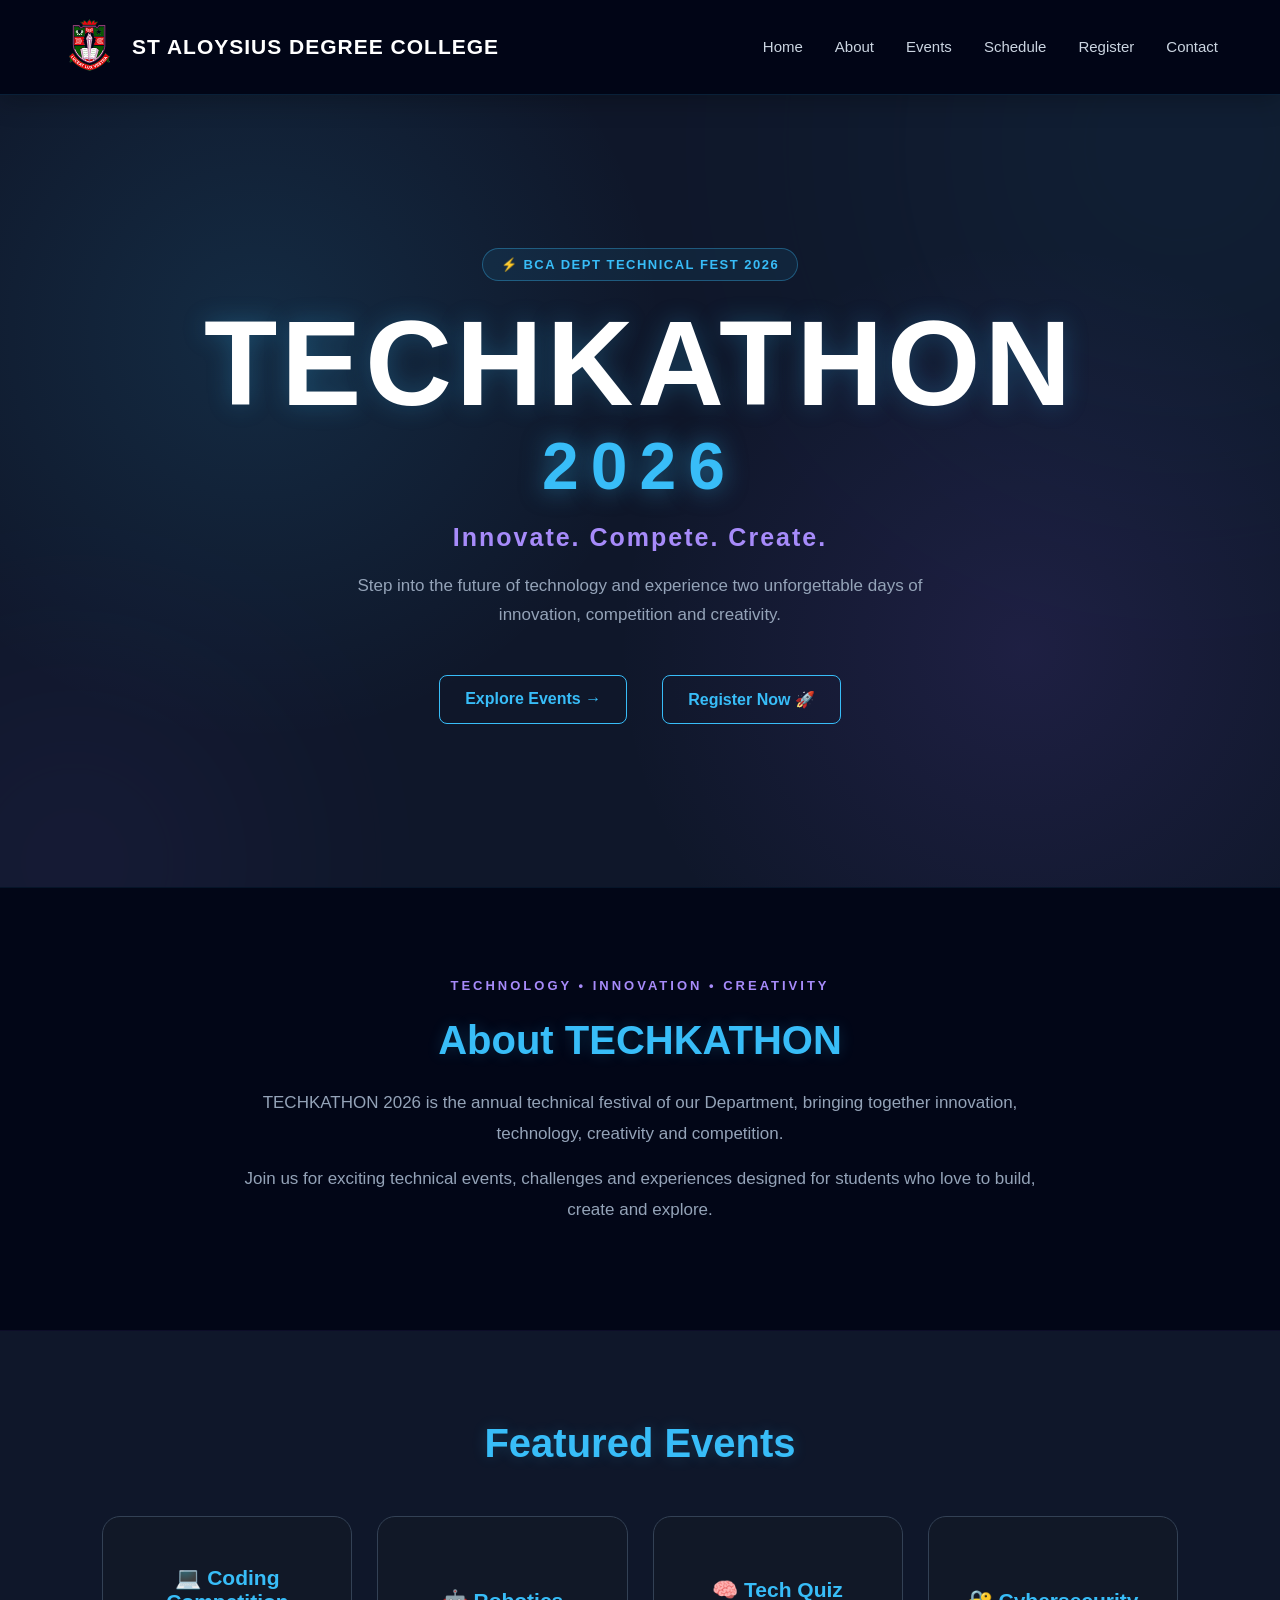
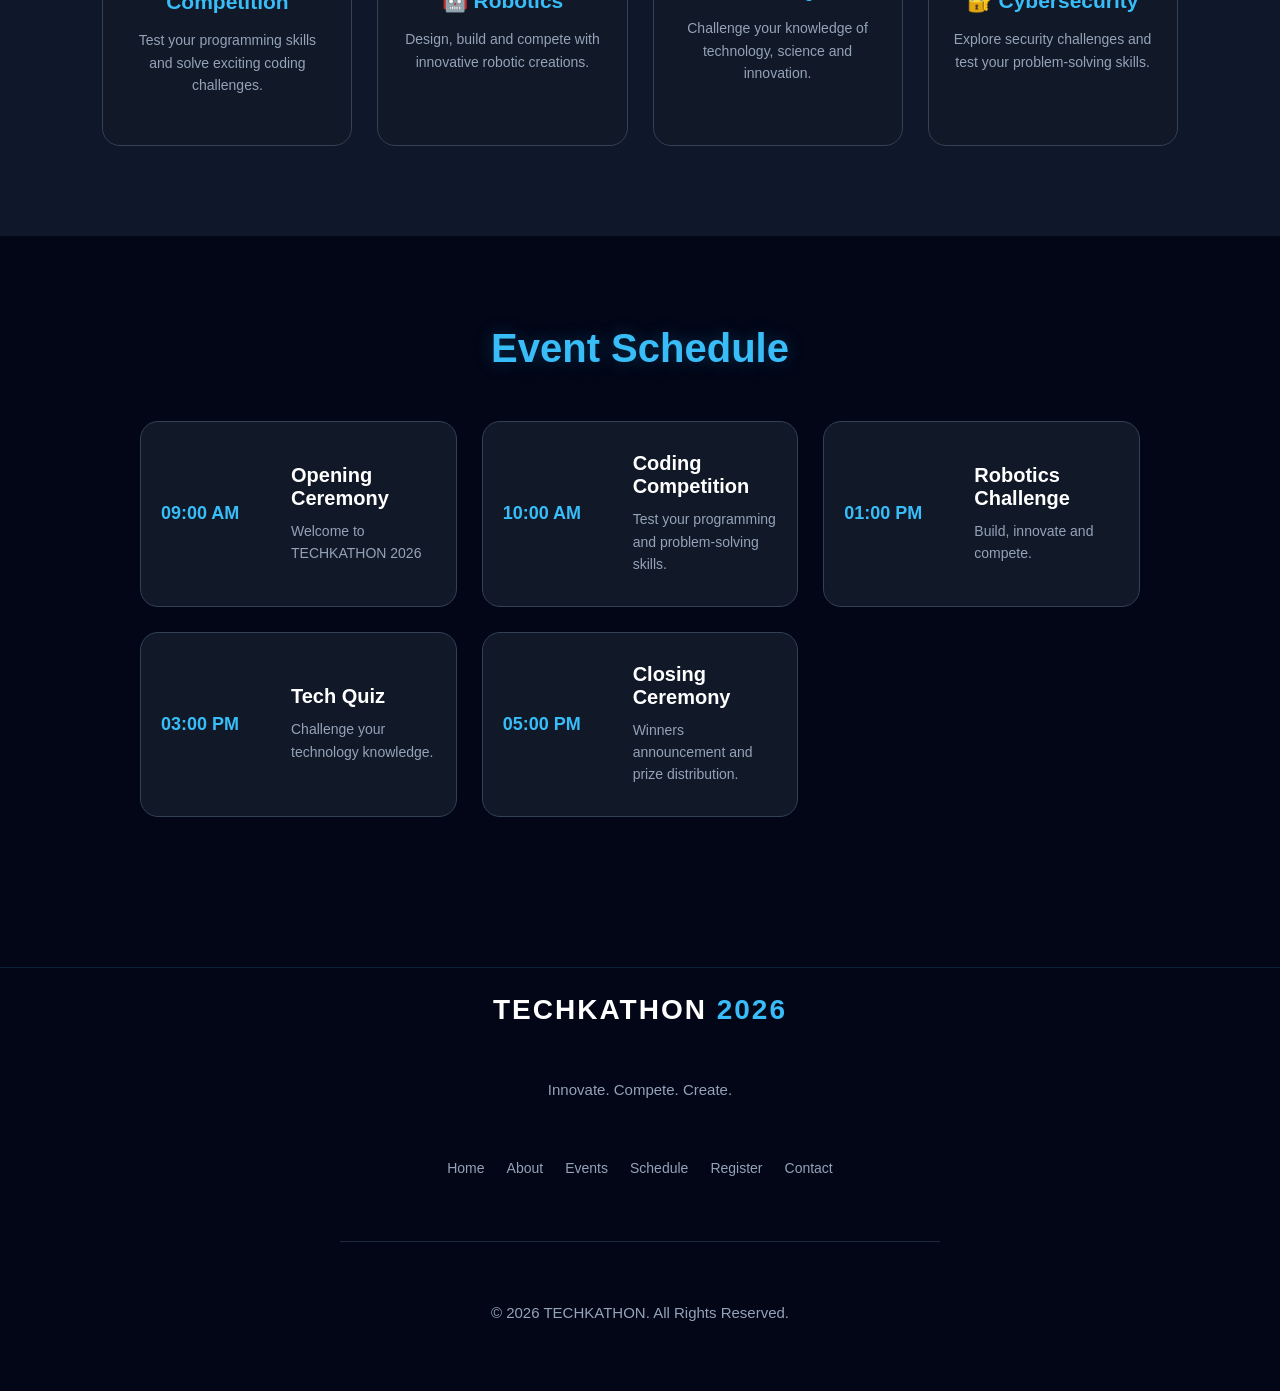
<file: index.html>
<!DOCTYPE html>
<html lang="en">

<head>
    <meta charset="UTF-8">
    <meta name="viewport" content="width=device-width, initial-scale=1.0">

    <title>TECHKATHON 2026</title>
 
    <link rel="stylesheet" href="css/style.css">
</head>

<body>

    <header>
        <nav>

    <div class="college-brand">

        <img src="college-logo.png" alt="St Aloysius Logo">

        <span>ST ALOYSIUS DEGREE COLLEGE</span>

    </div>

    <ul>
        <li><a href="index.html">Home</a></li>
        <li><a href="about.html">About</a></li>
        <li><a href="events.html">Events</a></li>
        <li><a href="schedule.html">Schedule</a></li>
        <li><a href="register.html">Register</a></li>
        <li><a href="contact.html">Contact</a></li>
    </ul>

</nav>
    </header>

    <main>
<main>

    <section class="hero">

        <div class="hero-content">

            <div class="hero-badge">
                ⚡ BCA DEPT TECHNICAL FEST 2026
            </div>

            <h2>
                TECHKATHON
                <span>2026</span>
            </h2>

            <p class="hero-tagline">
                Innovate. Compete. Create.
            </p>

            <p class="hero-description">
                Step into the future of technology and experience
                two unforgettable days of innovation, competition
                and creativity.
            </p>

            <div class="hero-buttons">

                <a href="events.html">
                    Explore Events →
                </a>

                <a href="register.html" class="hero-register">
                    Register Now 🚀
                </a>

            </div>

        </div>

    </section>

    <section class="about">

    <h2>About TECHKATHON</h2>

    <p>
        TECHKATHON 2026 is the annual technical festival of our Department,
        bringing together innovation, technology, creativity and competition.
    </p>

    <p>
        Join us for exciting technical events, challenges and experiences
        designed for students who love to build, create and explore.
    </p>

</section>
<section class="events">

    <h2>Featured Events</h2>

    <div class="event-container">

        <div class="event-card">
            <h3>💻 Coding Competition</h3>
            <p>Test your programming skills and solve exciting coding challenges.</p>
        </div>

        <div class="event-card">
            <h3>🤖 Robotics</h3>
            <p>Design, build and compete with innovative robotic creations.</p>
        </div>

        <div class="event-card">
            <h3>🧠 Tech Quiz</h3>
            <p>Challenge your knowledge of technology, science and innovation.</p>
        </div>

        <div class="event-card">
            <h3>🔐 Cybersecurity</h3>
            <p>Explore security challenges and test your problem-solving skills.</p>
        </div>

    </div>

</section>
<section class="schedule">

    <h2>Event Schedule</h2>

    <div class="schedule-container">

        <div class="schedule-item">
            <div class="time">09:00 AM</div>
            <div class="schedule-info">
                <h3>Opening Ceremony</h3>
                <p>Welcome to TECHKATHON 2026</p>
            </div>
        </div>

        <div class="schedule-item">
            <div class="time">10:00 AM</div>
            <div class="schedule-info">
                <h3>Coding Competition</h3>
                <p>Test your programming and problem-solving skills.</p>
            </div>
        </div>

        <div class="schedule-item">
            <div class="time">01:00 PM</div>
            <div class="schedule-info">
                <h3>Robotics Challenge</h3>
                <p>Build, innovate and compete.</p>
            </div>
        </div>

        <div class="schedule-item">
            <div class="time">03:00 PM</div>
            <div class="schedule-info">
                <h3>Tech Quiz</h3>
                <p>Challenge your technology knowledge.</p>
            </div>
        </div>

        <div class="schedule-item">
            <div class="time">05:00 PM</div>
            <div class="schedule-info">
                <h3>Closing Ceremony</h3>
                <p>Winners announcement and prize distribution.</p>
            </div>
        </div>

    </div>

</section>

    </main>
<footer class="site-footer">

    <div class="footer-content">

        <h2>TECHKATHON <span>2026</span></h2>

        <p>
            Innovate. Compete. Create.
        </p>

        <div class="footer-links">
            <a href="index.html">Home</a>
            <a href="about.html">About</a>
            <a href="events.html">Events</a>
            <a href="schedule.html">Schedule</a>
            <a href="register.html">Register</a>
            <a href="contact.html">Contact</a>
        </div>

        <div class="footer-line"></div>

        <p class="footer-copy">
            © 2026 TECHKATHON. All Rights Reserved.
        </p>

    </div>

</footer>
</body>

</html>
</file>
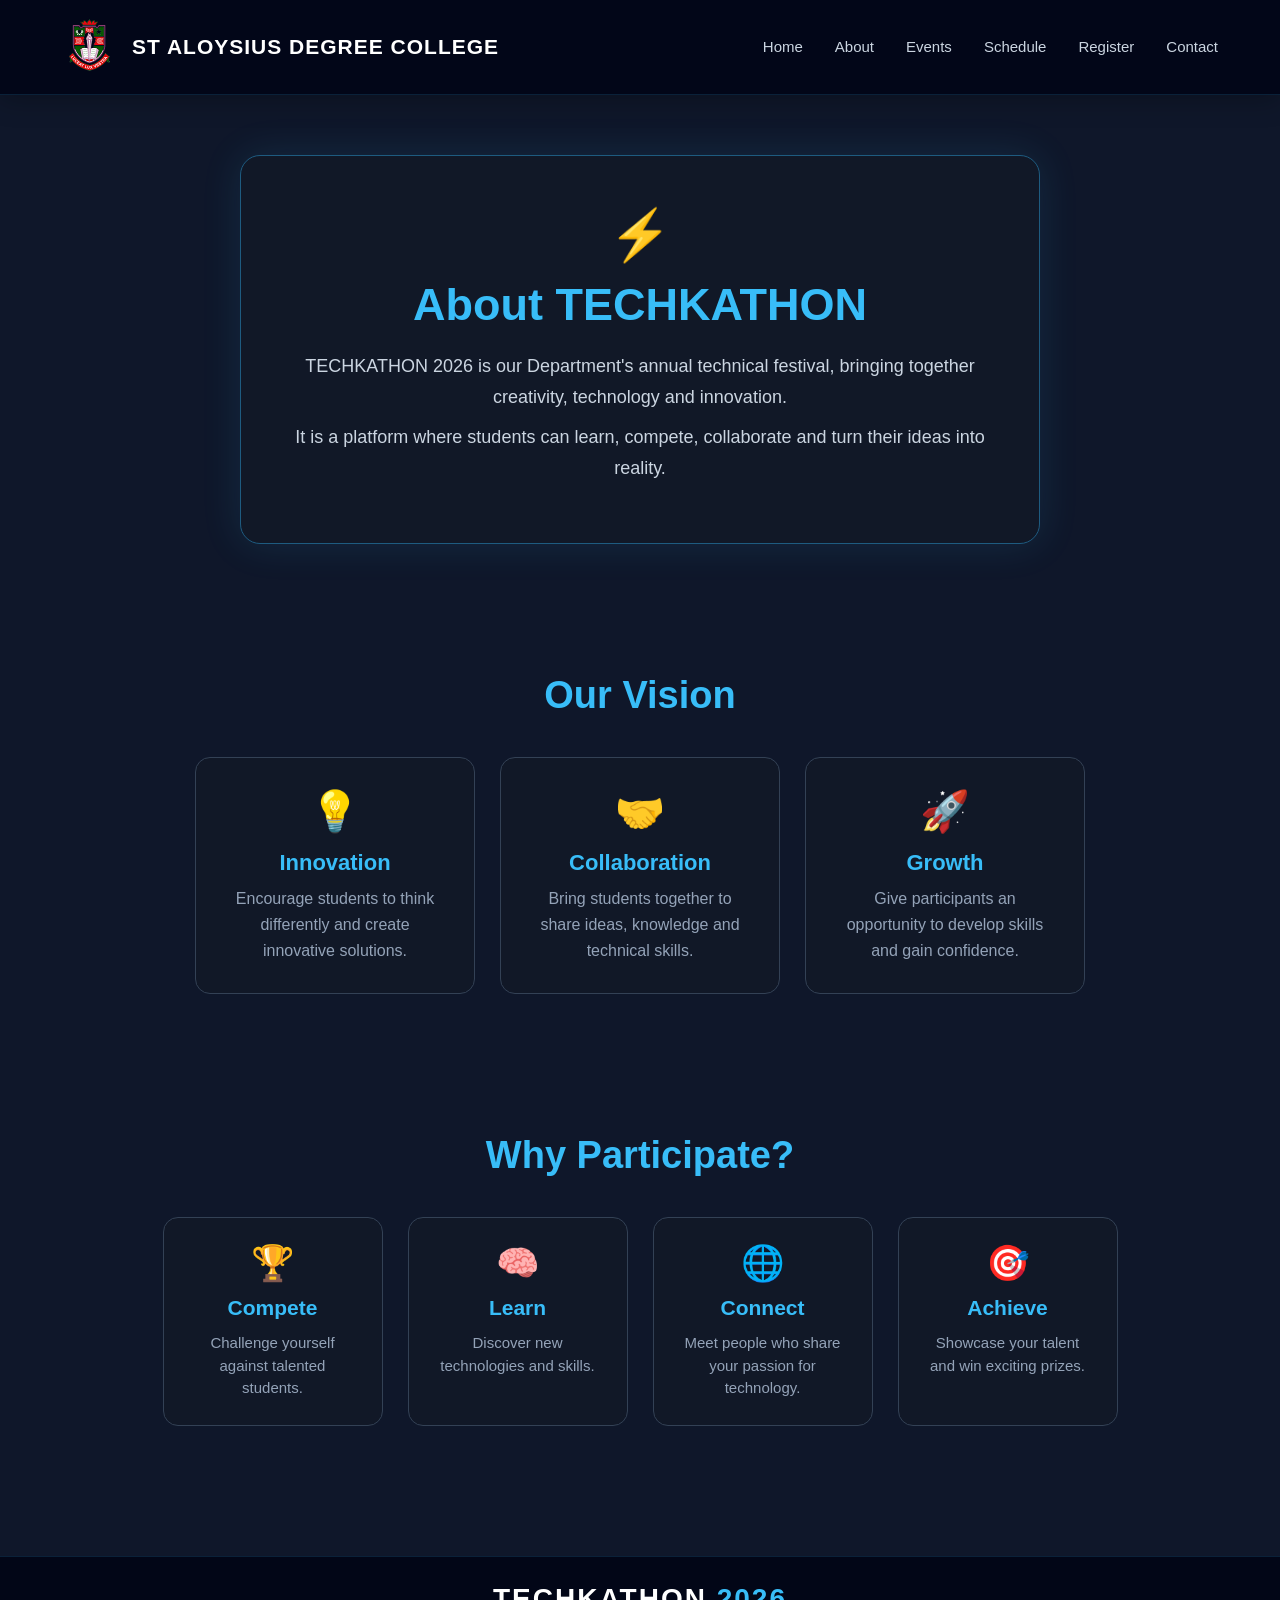
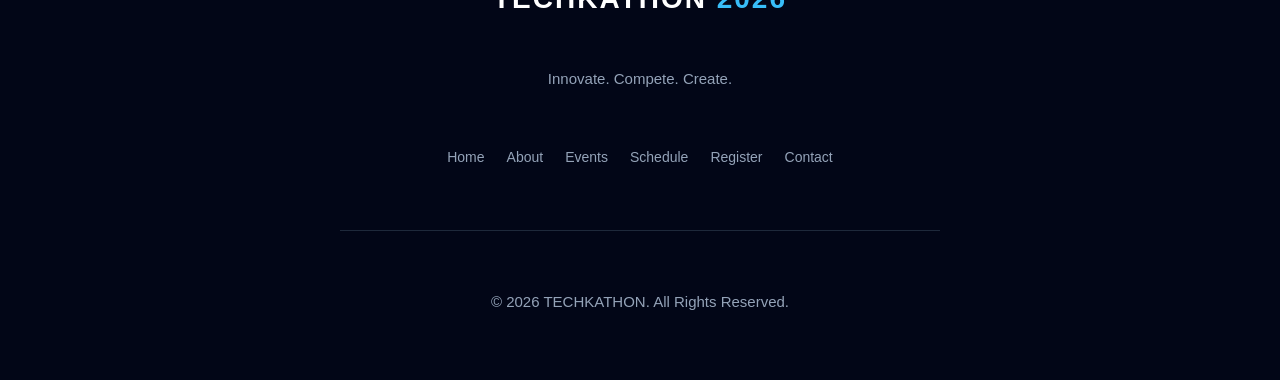
<file: about.html>
<!DOCTYPE html>
<html lang="en">

<head>
    <meta charset="UTF-8">
    <meta name="viewport" content="width=device-width, initial-scale=1.0">

    <title>About - TECHKATHON 2026</title>

    <link rel="stylesheet" href="css/style.css">
</head>

<body class="about-page">

    <!-- Header -->
    <header>
        <nav>

    <div class="college-brand">

        <img src="college-logo.png" alt="St Aloysius Logo">

        <span>ST ALOYSIUS DEGREE COLLEGE</span>

    </div>

    <ul>
        <li><a href="index.html">Home</a></li>
        <li><a href="about.html">About</a></li>
        <li><a href="events.html">Events</a></li>
        <li><a href="schedule.html">Schedule</a></li>
        <li><a href="register.html">Register</a></li>
        <li><a href="contact.html">Contact</a></li>
    </ul>

</nav>
    </header>


    <!-- About Section -->
    <section class="about-hero">

        <div class="about-content">

            <div class="about-icon">⚡</div>

            <h2>About TECHKATHON</h2>

            <p>
                TECHKATHON 2026 is our Department's annual technical
                festival, bringing together creativity, technology
                and innovation.
            </p>

            <p>
                It is a platform where students can learn, compete,
                collaborate and turn their ideas into reality.
            </p>

        </div>

    </section>


    <!-- Our Vision -->
    <section class="vision">

        <h2>Our Vision</h2>

        <div class="vision-container">

            <div class="info-card">
                <span>💡</span>
                <h3>Innovation</h3>
                <p>
                    Encourage students to think differently
                    and create innovative solutions.
                </p>
            </div>


            <div class="info-card">
                <span>🤝</span>
                <h3>Collaboration</h3>
                <p>
                    Bring students together to share ideas,
                    knowledge and technical skills.
                </p>
            </div>


            <div class="info-card">
                <span>🚀</span>
                <h3>Growth</h3>
                <p>
                    Give participants an opportunity to
                    develop skills and gain confidence.
                </p>
            </div>

        </div>

    </section>


    <!-- Why Participate -->
    <section class="why">

        <h2>Why Participate?</h2>

        <div class="why-container">

            <div class="why-item">
                🏆
                <h3>Compete</h3>
                <p>
                    Challenge yourself against talented students.
                </p>
            </div>


            <div class="why-item">
                🧠
                <h3>Learn</h3>
                <p>
                    Discover new technologies and skills.
                </p>
            </div>


            <div class="why-item">
                🌐
                <h3>Connect</h3>
                <p>
                    Meet people who share your passion for technology.
                </p>
            </div>


            <div class="why-item">
                🎯
                <h3>Achieve</h3>
                <p>
                    Showcase your talent and win exciting prizes.
                </p>
            </div>

        </div>

    </section>
<footer class="site-footer">

    <div class="footer-content">

        <h2>TECHKATHON <span>2026</span></h2>

        <p>
            Innovate. Compete. Create.
        </p>

        <div class="footer-links">
            <a href="index.html">Home</a>
            <a href="about.html">About</a>
            <a href="events.html">Events</a>
            <a href="schedule.html">Schedule</a>
            <a href="register.html">Register</a>
            <a href="contact.html">Contact</a>
        </div>

        <div class="footer-line"></div>

        <p class="footer-copy">
            © 2026 TECHKATHON. All Rights Reserved.
        </p>

    </div>

</footer>
</body>

</html>
</file>
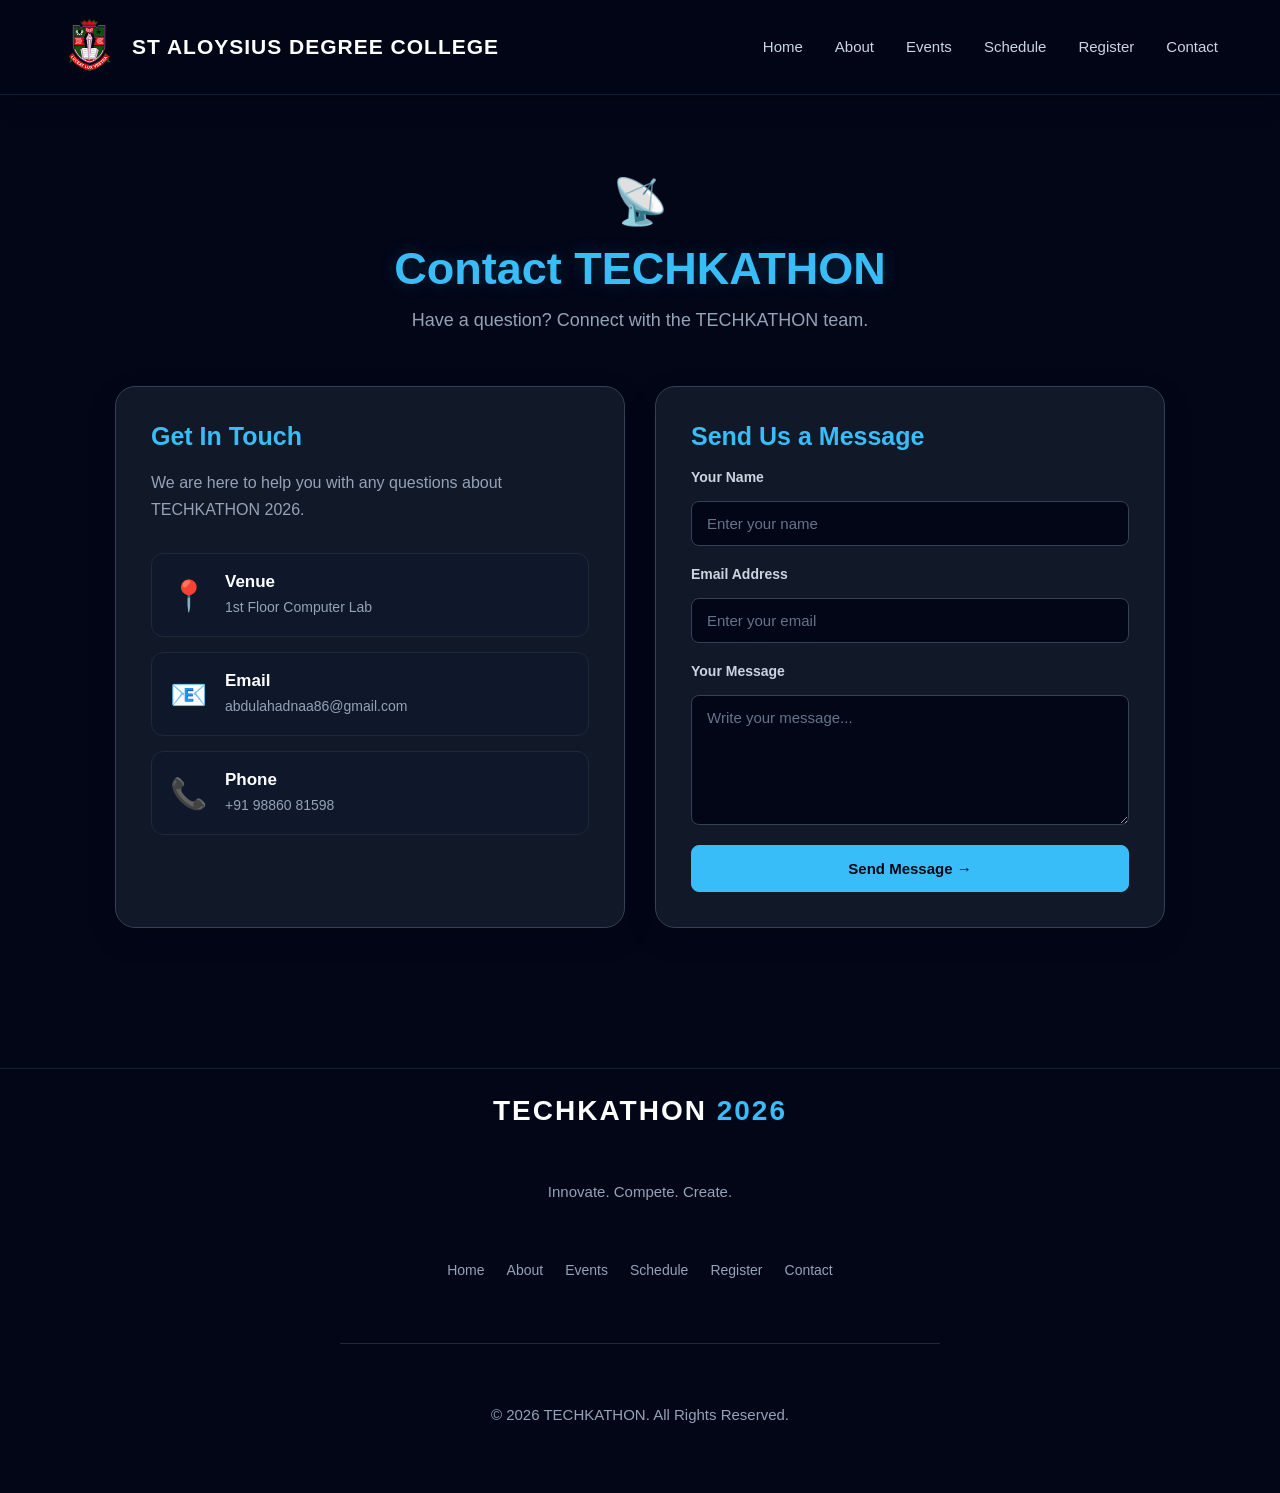
<file: contact.html>
<!DOCTYPE html>
<html lang="en">

<head>
    <meta charset="UTF-8">
    <meta name="viewport" content="width=device-width, initial-scale=1.0">

    <title>Contact - TECHKATHON 2026</title>

    <link rel="stylesheet" href="css/style.css">
</head>

<body class="contact-page">

    <!-- Header -->
    <header>
        <nav>

    <div class="college-brand">

        <img src="college-logo.png" alt="St Aloysius Logo">

        <span>ST ALOYSIUS DEGREE COLLEGE</span>

    </div>

    <ul>
        <li><a href="index.html">Home</a></li>
        <li><a href="about.html">About</a></li>
        <li><a href="events.html">Events</a></li>
        <li><a href="schedule.html">Schedule</a></li>
        <li><a href="register.html">Register</a></li>
        <li><a href="contact.html">Contact</a></li>
    </ul>

</nav>
    </header>


    <!-- Contact Section -->
    <main class="contact-main">

        <div class="contact-heading">

            <span>📡</span>

            <h2>Contact TECHKATHON</h2>

            <p>
                Have a question? Connect with the TECHKATHON team.
            </p>

        </div>


        <div class="contact-container">

            <!-- Contact Information -->
            <div class="contact-info">

                <h3>Get In Touch</h3>

                <p>
                    We are here to help you with any questions
                    about TECHKATHON 2026.
                </p>


                <div class="contact-item">

                    <span>📍</span>

                    <div>
                        <h4>Venue</h4>
                        <p>1st Floor Computer Lab</p>
                    </div>

                </div>


                <div class="contact-item">

                    <span>📧</span>

                    <div>
                        <h4>Email</h4>
                        <p>abdulahadnaa86@gmail.com</p>
                    </div>

                </div>


                <div class="contact-item">

                    <span>📞</span>

                    <div>
                        <h4>Phone</h4>
                        <p>+91 98860 81598</p>
                    </div>

                </div>

            </div>


            <!-- Contact Form -->
            <div class="contact-form">

                <h3>Send Us a Message</h3>

                <form>

    <div class="contact-input">

        <label>Your Name</label>

        <input
            type="text"
            name="name"
            placeholder="Enter your name"
            required
        >

    </div>


    <div class="contact-input">

        <label>Email Address</label>

        <input
            type="email"
            name="email"
            placeholder="Enter your email"
            required
        >

    </div>


    <div class="contact-input">

        <label>Your Message</label>

        <textarea
            name="message"
            placeholder="Write your message..."
            rows="6"
            required
        ></textarea>

    </div>


    <button type="submit">
        Send Message →
    </button>

</form>
            </div>

        </div>

    </main>
<script src="script.js"></script>
<footer class="site-footer">

    <div class="footer-content">

        <h2>TECHKATHON <span>2026</span></h2>

        <p>
            Innovate. Compete. Create.
        </p>

        <div class="footer-links">
            <a href="index.html">Home</a>
            <a href="about.html">About</a>
            <a href="events.html">Events</a>
            <a href="schedule.html">Schedule</a>
            <a href="register.html">Register</a>
            <a href="contact.html">Contact</a>
        </div>

        <div class="footer-line"></div>

        <p class="footer-copy">
            © 2026 TECHKATHON. All Rights Reserved.
        </p>

    </div>

</footer>
</body>

</html>
</file>
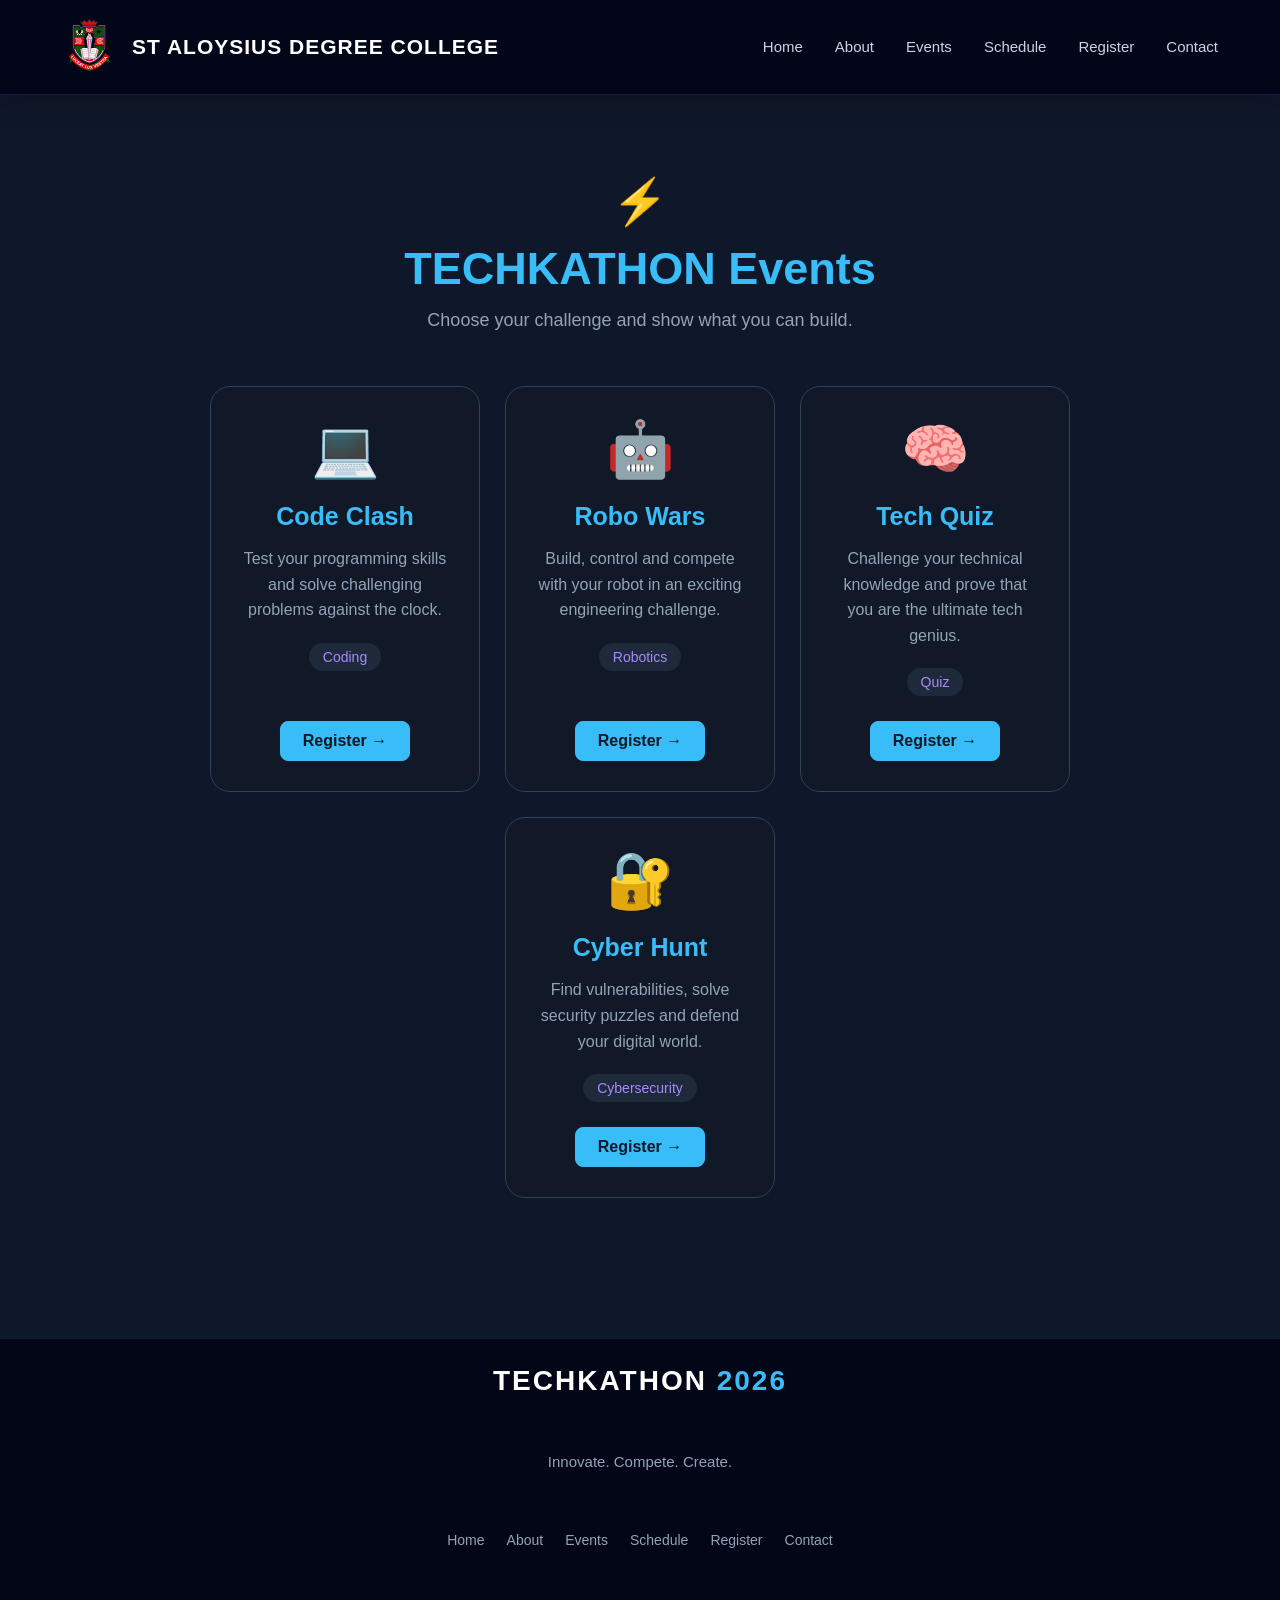
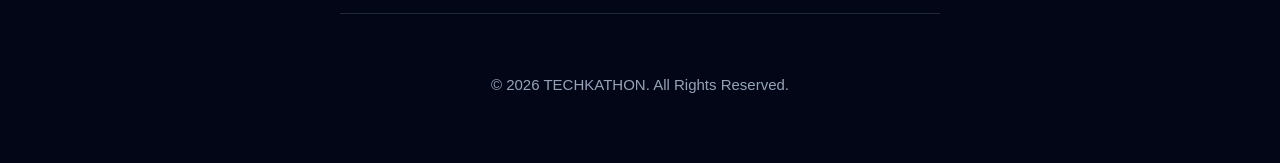
<file: events.html>
<!DOCTYPE html>
<html lang="en">

<head>
    <meta charset="UTF-8">
    <meta name="viewport" content="width=device-width, initial-scale=1.0">

    <title>Events - TECHKATHON 2026</title>

    <link rel="stylesheet" href="css/style.css">
</head>

<body class="events-page">

    <!-- Header -->
    <header>
        <nav>

    <div class="college-brand">

        <img src="college-logo.png" alt="St Aloysius Logo">

        <span>ST ALOYSIUS DEGREE COLLEGE</span>

    </div>

    <ul>
        <li><a href="index.html">Home</a></li>
        <li><a href="about.html">About</a></li>
        <li><a href="events.html">Events</a></li>
        <li><a href="schedule.html">Schedule</a></li>
        <li><a href="register.html">Register</a></li>
        <li><a href="contact.html">Contact</a></li>
    </ul>

</nav>
    </header>


    <!-- Events Section -->
    <main class="events-section">

        <div class="events-heading">

            <span>⚡</span>

            <h2>TECHKATHON Events</h2>

            <p>
                Choose your challenge and show what you can build.
            </p>

        </div>


        <div class="events-container">

            <!-- Coding -->
            <div class="event-card">

                <div class="event-icon">💻</div>

                <h3>Code Clash</h3>

                <p>
                    Test your programming skills and solve
                    challenging problems against the clock.
                </p>

                <span class="event-tag">Coding</span>

                <a href="register.html">Register →</a>

            </div>


            <!-- Robotics -->
            <div class="event-card">

                <div class="event-icon">🤖</div>

                <h3>Robo Wars</h3>

                <p>
                    Build, control and compete with your robot
                    in an exciting engineering challenge.
                </p>

                <span class="event-tag">Robotics</span>

                <a href="register.html">Register →</a>

            </div>


            <!-- Quiz -->
            <div class="event-card">

                <div class="event-icon">🧠</div>

                <h3>Tech Quiz</h3>

                <p>
                    Challenge your technical knowledge and
                    prove that you are the ultimate tech genius.
                </p>

                <span class="event-tag">Quiz</span>

                <a href="register.html">Register →</a>

            </div>


            <!-- Cybersecurity -->
            <div class="event-card">

                <div class="event-icon">🔐</div>

                <h3>Cyber Hunt</h3>

                <p>
                    Find vulnerabilities, solve security puzzles
                    and defend your digital world.
                </p>

                <span class="event-tag">Cybersecurity</span>

                <a href="register.html">Register →</a>

            </div>

        </div>

    </main>

<script src="script.js"></script>
<footer class="site-footer">

    <div class="footer-content">

        <h2>TECHKATHON <span>2026</span></h2>

        <p>
            Innovate. Compete. Create.
        </p>

        <div class="footer-links">
            <a href="index.html">Home</a>
            <a href="about.html">About</a>
            <a href="events.html">Events</a>
            <a href="schedule.html">Schedule</a>
            <a href="register.html">Register</a>
            <a href="contact.html">Contact</a>
        </div>

        <div class="footer-line"></div>

        <p class="footer-copy">
            © 2026 TECHKATHON. All Rights Reserved.
        </p>

    </div>

</footer>
</body>
</html>
</file>
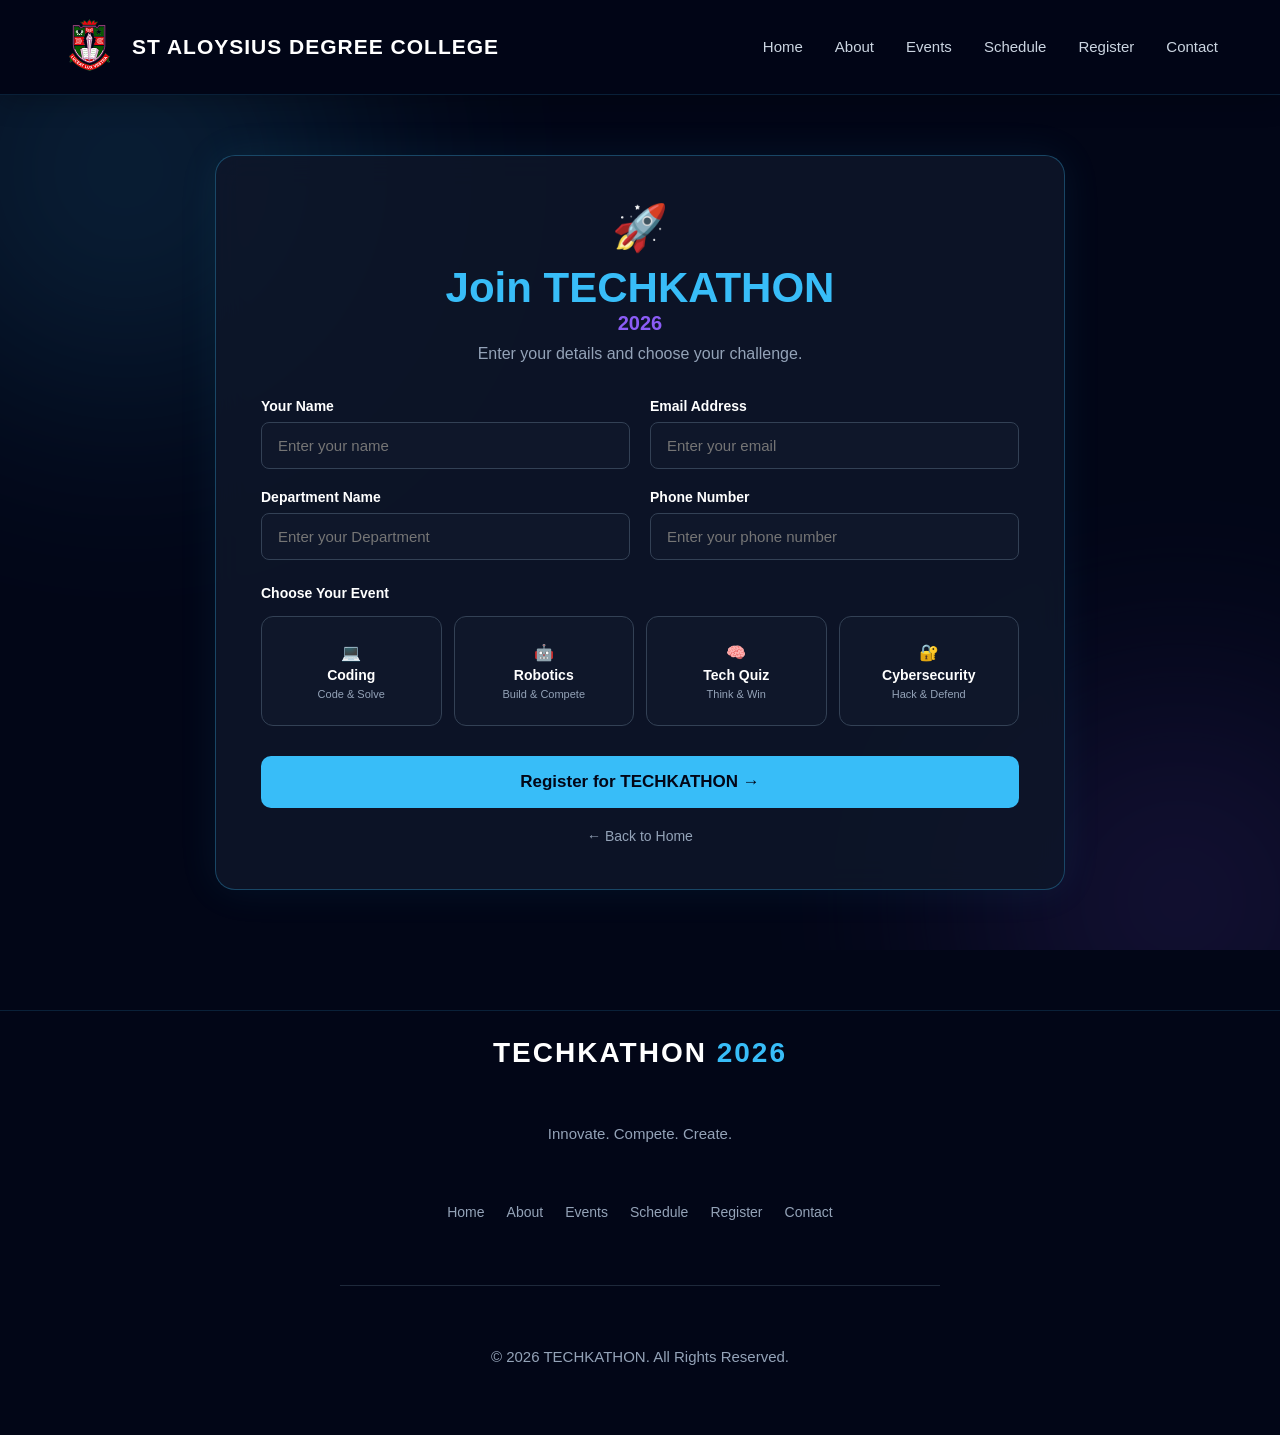
<file: register.html>
<!DOCTYPE html>
<html lang="en">

<head>
    <meta charset="UTF-8">
    <meta name="viewport" content="width=device-width, initial-scale=1.0">

    <title>Register - TECHKATHON 2026</title>

    <link rel="stylesheet" href="css/style.css">
</head>

<body class="register-page">

    <header>
        <nav>

    <div class="college-brand">

        <img src="college-logo.png" alt="St Aloysius Logo">

        <span>ST ALOYSIUS DEGREE COLLEGE</span>

    </div>

    <ul>
        <li><a href="index.html">Home</a></li>
        <li><a href="about.html">About</a></li>
        <li><a href="events.html">Events</a></li>
        <li><a href="schedule.html">Schedule</a></li>
        <li><a href="register.html">Register</a></li>
        <li><a href="contact.html">Contact</a></li>
    </ul>

</nav>
    </header>


    <main class="register-main">

        <div class="register-card">

            <div class="register-title">
                <span>🚀</span>

                <h2>Join TECHKATHON</h2>

                <p>2026</p>
            </div>


            <p class="register-subtitle">
                Enter your details and choose your challenge.
            </p>


            <form id="registrationForm" novalidate>
                <div class="input-row">

                    <div class="input-group">
                        <label>Your Name</label>
                        <input type="text" name="name" placeholder="Enter your name" required>
                    </div>

                    <div class="input-group">
                        <label>Email Address</label>
                        <input type="email" name="email" placeholder="Enter your email" required>
                    </div>

                </div>


                <div class="input-row">

                    <div class="input-group">
                        <label>Department Name</label>
                        <input type="text" name="department" placeholder="Enter your Department" required>
                    </div>

                    <div class="input-group">
                        <label>Phone Number</label>
                        <input type="tel" name="phone" placeholder="Enter your phone number" required>
                    </div>

                </div>


                <label class="event-label">
                    Choose Your Event
                </label>


                <div class="event-options">

                    <label class="event-option">
                        <input type="radio" name="event" value="coding" required>

                        <span>
                            💻
                            <strong>Coding</strong>
                            <small>Code & Solve</small>
                        </span>
                    </label>


                    <label class="event-option">
                        <input type="radio" name="event" value="robotics">

                        <span>
                            🤖
                            <strong>Robotics</strong>
                            <small>Build & Compete</small>
                        </span>
                    </label>


                    <label class="event-option">
                        <input type="radio" name="event" value="quiz">

                        <span>
                            🧠
                            <strong>Tech Quiz</strong>
                            <small>Think & Win</small>
                        </span>
                    </label>


                    <label class="event-option">
                        <input type="radio" name="event" value="cybersecurity">

                        <span>
                            🔐
                            <strong>Cybersecurity</strong>
                            <small>Hack & Defend</small>
                        </span>
                    </label>

                </div>


                <button type="submit">
                    Register for TECHKATHON →
                </button>

            </form>
            <a class="back-home" href="index.html">
                ← Back to Home
            </a>

        </div>

    </main>
    <script src="script.js"></script>
    <footer class="site-footer">

    <div class="footer-content">

        <h2>TECHKATHON <span>2026</span></h2>

        <p>
            Innovate. Compete. Create.
        </p>

        <div class="footer-links">
            <a href="index.html">Home</a>
            <a href="about.html">About</a>
            <a href="events.html">Events</a>
            <a href="schedule.html">Schedule</a>
            <a href="register.html">Register</a>
            <a href="contact.html">Contact</a>
        </div>

        <div class="footer-line"></div>

        <p class="footer-copy">
            © 2026 TECHKATHON. All Rights Reserved.
        </p>

    </div>

</footer>
</body>

</html>
</file>
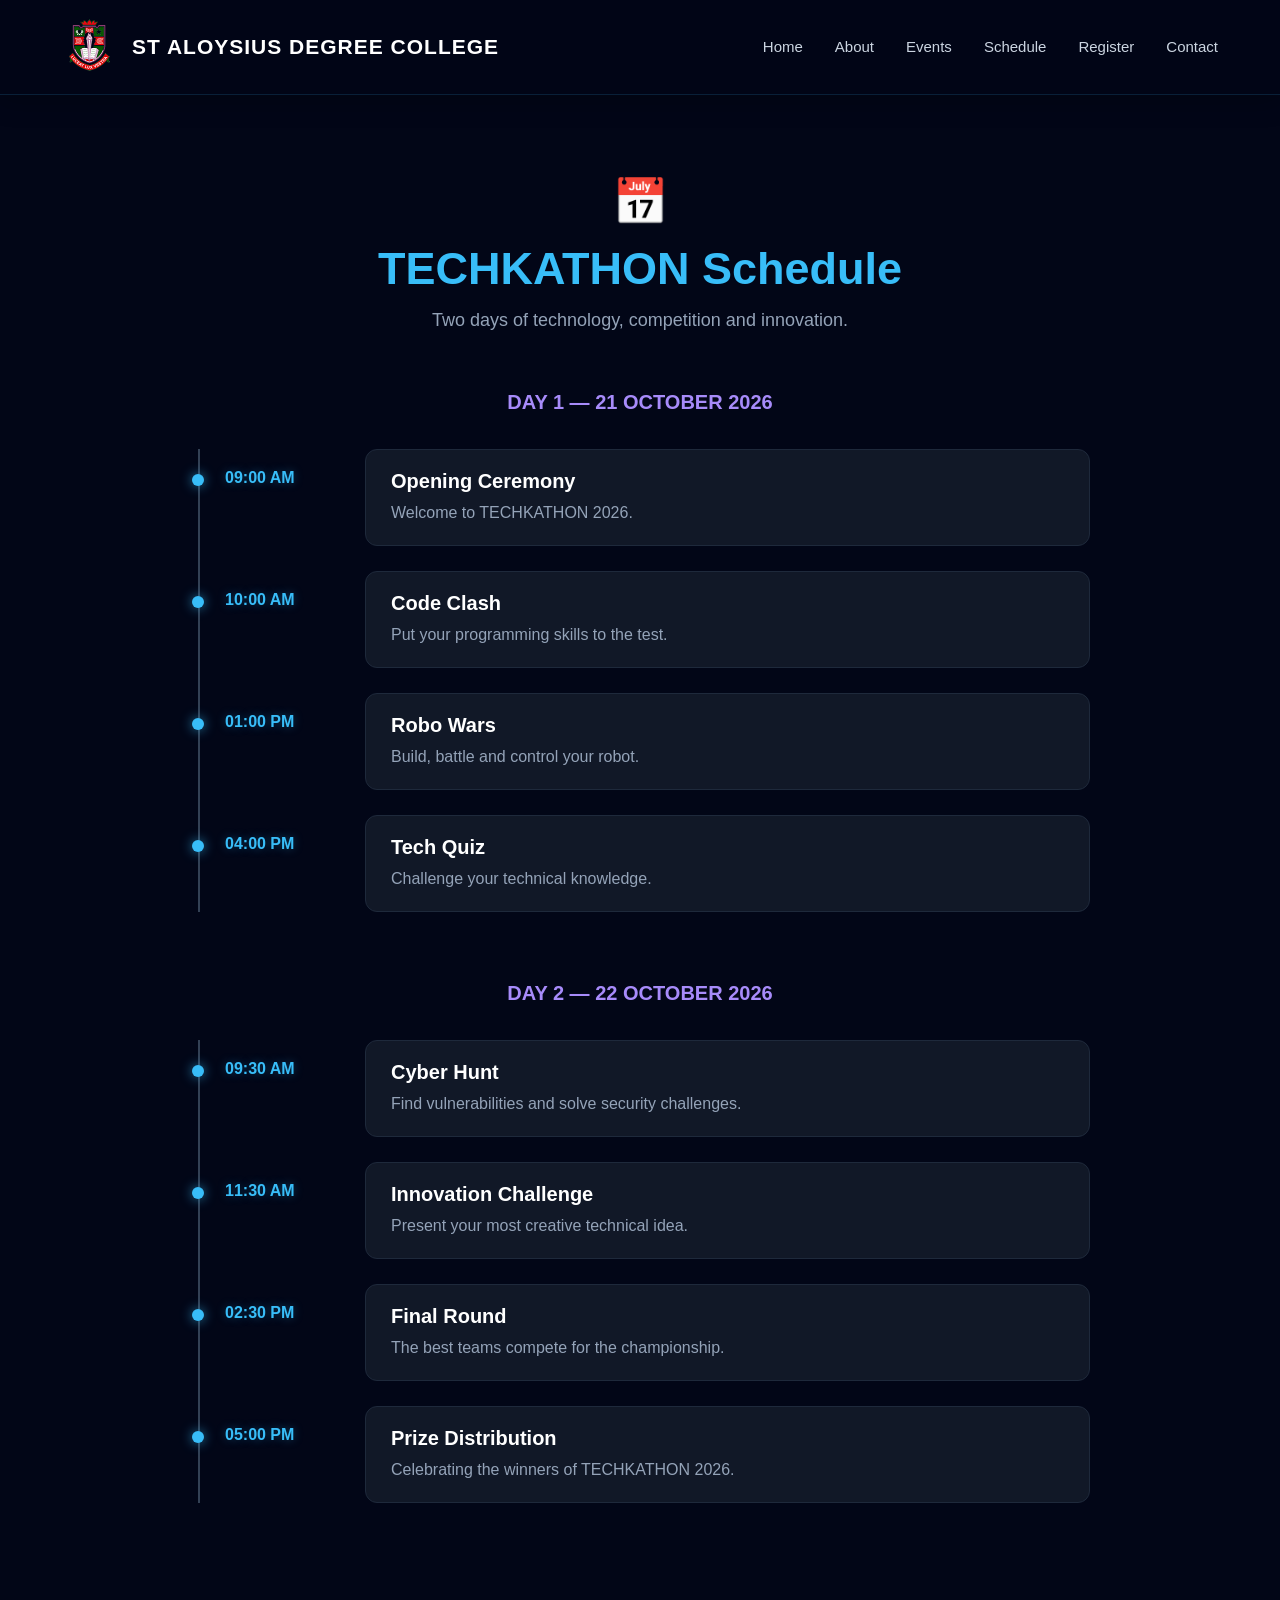
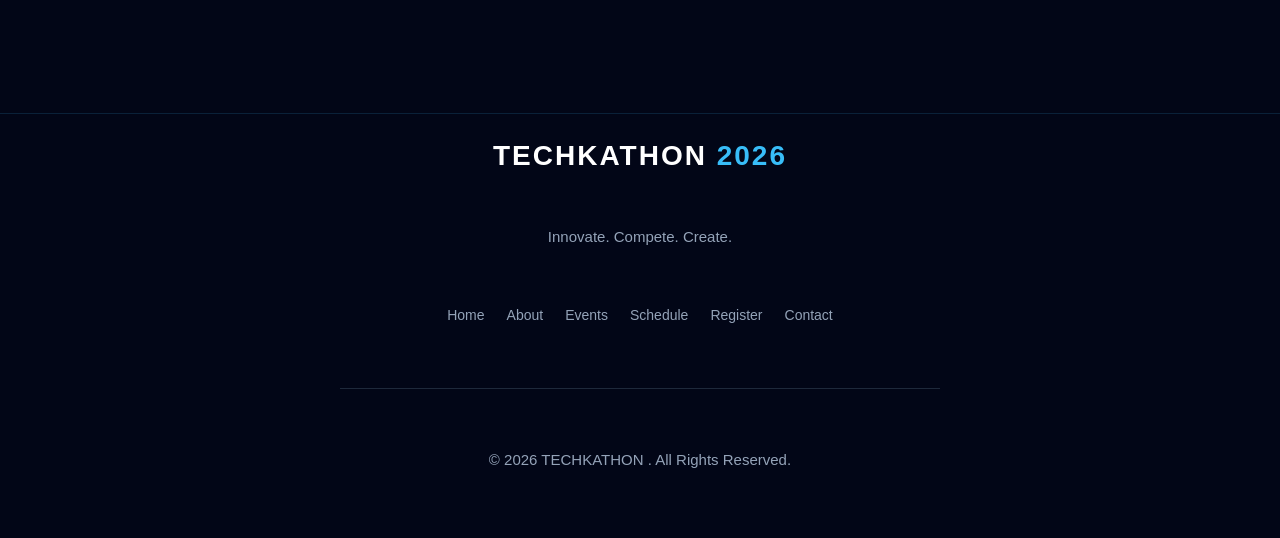
<file: schedule.html>
<!DOCTYPE html>
<html lang="en">

<head>
    <meta charset="UTF-8">
    <meta name="viewport" content="width=device-width, initial-scale=1.0">

    <title>Schedule - TECHKATHON 2026</title>

    <link rel="stylesheet" href="css/style.css">
</head>

<body class="schedule-page">

    <!-- Header -->
    <header>
        <nav>

    <div class="college-brand">

        <img src="college-logo.png" alt="St Aloysius Logo">

        <span>ST ALOYSIUS DEGREE COLLEGE</span>

    </div>

    <ul>
        <li><a href="index.html">Home</a></li>
        <li><a href="about.html">About</a></li>
        <li><a href="events.html">Events</a></li>
        <li><a href="schedule.html">Schedule</a></li>
        <li><a href="register.html">Register</a></li>
        <li><a href="contact.html">Contact</a></li>
    </ul>

</nav>
    </header>


    <!-- Schedule -->
    <main class="schedule-page-content">

        <div class="schedule-heading">

            <span>📅</span>

            <h2>TECHKATHON Schedule</h2>

            <p>
                Two days of technology, competition and innovation.
            </p>

        </div>


        <!-- DAY 1 -->
        <section class="schedule-day">

            <h3>DAY 1 — 21 OCTOBER 2026</h3>

            <div class="timeline">

                <div class="timeline-item">

                    <div class="timeline-time">
                        09:00 AM
                    </div>

                    <div class="timeline-content">
                        <h4>Opening Ceremony</h4>
                        <p>Welcome to TECHKATHON 2026.</p>
                    </div>

                </div>


                <div class="timeline-item">

                    <div class="timeline-time">
                        10:00 AM
                    </div>

                    <div class="timeline-content">
                        <h4>Code Clash</h4>
                        <p>Put your programming skills to the test.</p>
                    </div>

                </div>


                <div class="timeline-item">

                    <div class="timeline-time">
                        01:00 PM
                    </div>

                    <div class="timeline-content">
                        <h4>Robo Wars</h4>
                        <p>Build, battle and control your robot.</p>
                    </div>

                </div>


                <div class="timeline-item">

                    <div class="timeline-time">
                        04:00 PM
                    </div>

                    <div class="timeline-content">
                        <h4>Tech Quiz</h4>
                        <p>Challenge your technical knowledge.</p>
                    </div>

                </div>

            </div>

        </section>


        <!-- DAY 2 -->
        <section class="schedule-day">

            <h3>DAY 2 — 22 OCTOBER 2026</h3>

            <div class="timeline">

                <div class="timeline-item">

                    <div class="timeline-time">
                        09:30 AM
                    </div>

                    <div class="timeline-content">
                        <h4>Cyber Hunt</h4>
                        <p>Find vulnerabilities and solve security challenges.</p>
                    </div>

                </div>


                <div class="timeline-item">

                    <div class="timeline-time">
                        11:30 AM
                    </div>

                    <div class="timeline-content">
                        <h4>Innovation Challenge</h4>
                        <p>Present your most creative technical idea.</p>
                    </div>

                </div>


                <div class="timeline-item">

                    <div class="timeline-time">
                        02:30 PM
                    </div>

                    <div class="timeline-content">
                        <h4>Final Round</h4>
                        <p>The best teams compete for the championship.</p>
                    </div>

                </div>


                <div class="timeline-item">

                    <div class="timeline-time">
                        05:00 PM
                    </div>

                    <div class="timeline-content">
                        <h4>Prize Distribution</h4>
                        <p>Celebrating the winners of TECHKATHON 2026.</p>
                    </div>

                </div>

            </div>

        </section>

    </main>
<footer class="site-footer">

    <div class="footer-content">

        <h2>TECHKATHON <span>2026</span></h2>

        <p>
            Innovate. Compete. Create.
        </p>

        <div class="footer-links">
            <a href="index.html">Home</a>
            <a href="about.html">About</a>
            <a href="events.html">Events</a>
            <a href="schedule.html">Schedule</a>
            <a href="register.html">Register</a>
            <a href="contact.html">Contact</a>
        </div>

        <div class="footer-line"></div>

        <p class="footer-copy">
            © 2026 TECHKATHON
            
    . All Rights Reserved.
        </p>

    </div>

</footer>
</body>

</html>
</file>
<file: css/style.css>
/* =================================
   TECHKATHON 2026 - CLEAN STYLESHEET
================================= */

/* =================================
   GENERAL
================================= */

* {
    margin: 0;
    padding: 0;
    box-sizing: border-box;
}

body {
    font-family: Arial, sans-serif;
    background: #020617;
    color: white;
}

/* =================================
   HEADER / NAVIGATION
================================= */

header {
    background: rgba(2, 6, 23, 0.92);
    border-bottom: 1px solid rgba(56, 189, 248, 0.15);
    padding: 18px 60px;
    position: sticky;
    top: 0;
    z-index: 1000;
    backdrop-filter: blur(12px);
    box-shadow: 0 5px 25px rgba(0, 0, 0, 0.25);
}

nav {
    max-width: 1200px;
    margin: auto;
    display: flex;
    justify-content: space-between;
    align-items: center;
}

nav h1 {
    color: white;
    font-size: 25px;
    letter-spacing: 1px;
    transition: 0.3s;
}

nav h1:hover {
    color: #38bdf8;
    text-shadow: 0 0 12px rgba(56, 189, 248, 0.5);
}

nav ul {
    display: flex;
    align-items: center;
    gap: 28px;
    list-style: none;
    margin: 0;
    padding: 0;
}

nav ul li {
    position: relative;
}

nav ul li a {
    color: #cbd5e1;
    text-decoration: none;
    font-size: 15px;
    font-weight: 500;
    padding: 8px 2px;
    transition: 0.3s;
}

nav ul li a:hover {
    color: #38bdf8;
    text-shadow: 0 0 10px rgba(56, 189, 248, 0.5);
}

nav ul li a::after {
    content: "";
    position: absolute;
    left: 0;
    bottom: -5px;
    width: 0;
    height: 2px;
    background: #38bdf8;
    box-shadow: 0 0 8px rgba(56, 189, 248, 0.7);
    transition: width 0.3s;
}

nav ul li a:hover::after {
    width: 100%;
}

/* No highlighted Register/Contact button in the navigation. */
nav ul li a[href="register.html"] {
    background: transparent;
    color: #cbd5e1;
    padding: 8px 2px;
    border-radius: 0;
    font-weight: 500;
}

nav ul li a[href="register.html"]:hover {
    background: transparent;
    color: #38bdf8;
    transform: none;
    box-shadow: none;
}

nav ul li a[href="register.html"]::after {
    display: block;
}

/* =================================
   HOME HERO
================================= */

.hero {
    min-height: 88vh;
    display: flex;
    justify-content: center;
    align-items: center;
    text-align: center;
    padding: 80px 20px;
    position: relative;
    overflow: hidden;
    background:
        radial-gradient(circle at 20% 30%, rgba(56, 189, 248, 0.12), transparent 35%),
        radial-gradient(circle at 80% 70%, rgba(139, 92, 246, 0.12), transparent 35%),
        #0f172a;
}

.hero::before {
    content: "";
    position: absolute;
    width: 500px;
    height: 500px;
    border-radius: 50%;
    background: #38bdf8;
    filter: blur(160px);
    opacity: 0.08;
    top: -200px;
    right: -150px;
}

.hero::after {
    content: "";
    position: absolute;
    width: 350px;
    height: 350px;
    border-radius: 50%;
    background: #8b5cf6;
    filter: blur(130px);
    opacity: 0.08;
    bottom: -150px;
    left: -100px;
}

.hero-content {
    max-width: 900px;
    position: relative;
    z-index: 2;
}

.hero-badge {
    display: inline-block;
    padding: 8px 18px;
    border: 1px solid rgba(56, 189, 248, 0.35);
    border-radius: 30px;
    background: rgba(56, 189, 248, 0.08);
    color: #38bdf8;
    font-size: 13px;
    font-weight: bold;
    letter-spacing: 1.5px;
    margin-bottom: 25px;
}

.hero h2 {
    font-size: clamp(65px, 10vw, 120px);
    line-height: 0.95;
    margin: 0;
    color: white;
    letter-spacing: 4px;
    text-shadow: 0 0 25px rgba(56, 189, 248, 0.25);
}

.hero h2 span {
    display: block;
    color: #38bdf8;
    font-size: 0.55em;
    letter-spacing: 12px;
    margin-top: 15px;
    text-shadow: 0 0 25px rgba(56, 189, 248, 0.5);
}

.hero-tagline {
    margin-top: 25px;
    font-size: 25px;
    font-weight: bold;
    color: #a78bfa;
    letter-spacing: 2px;
}

.hero-description {
    max-width: 650px;
    margin: 20px auto 0;
    color: #94a3b8;
    font-size: 17px;
    line-height: 1.7;
}

.hero-buttons {
    margin-top: 35px;
    display: flex;
    justify-content: center;
    gap: 15px;
    flex-wrap: wrap;
}

.hero-buttons a {
    display: inline-block;
    padding: 14px 25px;
    margin: 10px;

    background: transparent;
    color: #38bdf8;

    border: 1px solid #38bdf8;
    border-radius: 8px;

    text-decoration: none;
    font-weight: bold;

    transition: 0.3s;
}
.hero-buttons a:hover {
    background: #38bdf8;
    color: #020617;

    transform: translateY(-2px);

    box-shadow: 0 8px 25px rgba(56, 189, 248, 0.25);
}
.hero-buttons .hero-register {
    background: transparent;
    color: #38bdf8;
    border: 1px solid #38bdf8;
}

.hero-buttons .hero-register:hover {
    background: #38bdf8;
    color: #020617;
}

/* =================================
   HOME ABOUT SECTION
================================= */

.about {
    padding: 90px 8%;
    text-align: center;
    background: #020617;
    position: relative;
    border-top: 1px solid rgba(56, 189, 248, 0.08);
    border-bottom: 1px solid rgba(139, 92, 246, 0.08);
}

.about::before {
    content: "TECHNOLOGY • INNOVATION • CREATIVITY";
    display: block;
    margin-bottom: 25px;
    color: #a78bfa;
    font-size: 13px;
    font-weight: bold;
    letter-spacing: 3px;
}

.about h2 {
    font-size: 40px;
    color: #38bdf8;
    margin-bottom: 25px;
    text-shadow: 0 0 15px rgba(56, 189, 248, 0.2);
}

.about p {
    max-width: 800px;
    margin: 15px auto;
    color: #94a3b8;
    font-size: 17px;
    line-height: 1.8;
}

/* =================================
   HOME FEATURED EVENTS
================================= */

.events {
    padding: 90px 8%;
    background: #0f172a;
    text-align: center;
}

.events > h2 {
    font-size: 40px;
    color: #38bdf8;
    margin-bottom: 50px;
    text-shadow: 0 0 15px rgba(56, 189, 248, 0.2);
}

.event-container {
    max-width: 1100px;
    margin: auto;
    display: grid;
    grid-template-columns: repeat(4, 1fr);
    gap: 25px;
}

.events .event-card {
    width: auto;
    min-height: 230px;
    padding: 30px 22px;
    background: #111827;
    border: 1px solid #334155;
    border-radius: 18px;
    transition: 0.4s;
    display: flex;
    flex-direction: column;
    justify-content: center;
}

.events .event-card h3 {
    color: #38bdf8;
    font-size: 21px;
    margin-bottom: 15px;
}

.events .event-card p {
    color: #94a3b8;
    font-size: 14px;
    line-height: 1.6;
}

.events .event-card:hover {
    transform: translateY(-10px);
    border-color: #38bdf8;
    box-shadow: 0 15px 35px rgba(56, 189, 248, 0.15);
}

/* =================================
   HOME EVENT SCHEDULE
================================= */

.schedule {
    padding: 90px 8%;
    background: #020617;
    text-align: center;
}

.schedule h2 {
    font-size: 40px;
    color: #38bdf8;
    margin-bottom: 50px;
    text-shadow: 0 0 18px rgba(56, 189, 248, 0.25);
}

.schedule-container {
    max-width: 1000px;
    margin: auto;
    display: grid;
    grid-template-columns: repeat(3, 1fr);
    gap: 25px;
}

.schedule-item {
    min-height: 180px;
    padding: 30px 20px;
    background: #111827;
    border: 1px solid #334155;
    border-radius: 18px;
    transition: 0.4s;
    display: grid;
    grid-template-columns: 110px 1fr;
    gap: 20px;
    align-items: center;
    text-align: left;
}

.schedule-item:hover {
    transform: translateY(-10px);
    border-color: #38bdf8;
    box-shadow: 0 15px 35px rgba(56, 189, 248, 0.15);
}

.schedule-item .time,
.time {
    color: #38bdf8;
    font-size: 18px;
    font-weight: bold;
}

.schedule-info h3,
.schedule-item h3 {
    color: white;
    font-size: 20px;
    margin-bottom: 10px;
}

.schedule-info p,
.schedule-item p {
    color: #94a3b8;
    font-size: 14px;
    line-height: 1.6;
}

/* =================================
   REGISTRATION PAGE
================================= */

.register-page {
    min-height: 100vh;
    background: #020617;
}

.register-main {
    min-height: calc(100vh - 80px);
    display: flex;
    justify-content: center;
    align-items: center;
    padding: 60px 20px;
    position: relative;
    overflow: hidden;
}

.register-main::before {
    content: "";
    position: absolute;
    width: 450px;
    height: 450px;
    background: #38bdf8;
    border-radius: 50%;
    filter: blur(130px);
    opacity: 0.15;
    top: -150px;
    left: -100px;
}

.register-main::after {
    content: "";
    position: absolute;
    width: 400px;
    height: 400px;
    background: #8b5cf6;
    border-radius: 50%;
    filter: blur(130px);
    opacity: 0.15;
    bottom: -150px;
    right: -100px;
}

.register-card {
    width: 100%;
    max-width: 850px;
    padding: 45px;
    background: rgba(15, 23, 42, 0.85);
    border: 1px solid rgba(56, 189, 248, 0.3);
    border-radius: 20px;
    box-shadow: 0 0 40px rgba(56, 189, 248, 0.08);
    backdrop-filter: blur(15px);
    position: relative;
    z-index: 2;
    animation: registerAppear 0.8s ease-out;
}

.register-title {
    text-align: center;
    margin-bottom: 10px;
}

.register-title span {
    font-size: 45px;
}

.register-title h2 {
    margin-top: 10px;
    font-size: 42px;
    color: #38bdf8;
}

.register-title p {
    color: #8b5cf6;
    font-size: 20px;
    font-weight: bold;
}

.register-subtitle {
    text-align: center;
    color: #94a3b8;
    margin-bottom: 35px;
}

.input-row {
    display: flex;
    gap: 20px;
    margin-bottom: 20px;
}

.input-group {
    flex: 1;
    display: flex;
    flex-direction: column;
    gap: 8px;
}

.input-group label,
.event-label {
    color: white;
    font-size: 14px;
    font-weight: bold;
}

.input-group input {
    width: 100%;
    padding: 14px 16px;
    background: #0f172a;
    color: white;
    border: 1px solid #334155;
    border-radius: 8px;
    outline: none;
    font-size: 15px;
    transition: 0.3s;
}

.input-group input:focus {
    border-color: #38bdf8;
    box-shadow: 0 0 12px rgba(56, 189, 248, 0.15);
}

.event-label {
    display: block;
    margin-top: 25px;
    margin-bottom: 15px;
}

.event-options {
    display: grid;
    grid-template-columns: repeat(4, 1fr);
    gap: 12px;
}

.event-option {
    cursor: pointer;
}

.event-option input {
    display: none;
}

.event-option span {
    min-height: 110px;
    display: flex;
    flex-direction: column;
    justify-content: center;
    align-items: center;
    gap: 5px;
    padding: 15px;
    text-align: center;
    background: #0f172a;
    border: 1px solid #334155;
    border-radius: 12px;
    transition: 0.3s;
}

.event-option span:first-letter {
    font-size: 25px;
}

.event-option strong {
    color: white;
    font-size: 14px;
}

.event-option small {
    color: #94a3b8;
    font-size: 11px;
}

.event-option input:checked + span {
    border-color: #38bdf8;
    background: rgba(56, 189, 248, 0.1);
    box-shadow: 0 0 20px rgba(56, 189, 248, 0.15);
    transform: translateY(-4px);
}

.event-option:hover span {
    border-color: #38bdf8;
    transform: translateY(-3px);
}

.register-card button {
    width: 100%;
    margin-top: 30px;
    padding: 16px;
    border: none;
    border-radius: 10px;
    background: #38bdf8;
    color: #020617;
    font-size: 17px;
    font-weight: bold;
    cursor: pointer;
    transition: 0.3s;
}

.register-card button:hover {
    background: white;
    transform: translateY(-2px);
    box-shadow: 0 8px 25px rgba(56, 189, 248, 0.25);
}

.back-home {
    display: block;
    width: fit-content;
    margin: 20px auto 0;
    color: #94a3b8;
    text-decoration: none;
    font-size: 14px;
    transition: 0.3s;
}

.back-home:hover {
    color: #38bdf8;
}

@keyframes registerAppear {
    from {
        opacity: 0;
        transform: translateY(30px);
    }
    to {
        opacity: 1;
        transform: translateY(0);
    }
}

/* =================================
   ABOUT PAGE
================================= */

.about-page {
    background: #0f172a;
    color: white;
}

.about-page nav h1 {
    color: white;
}

.about-hero {
    min-height: 55vh;
    display: flex;
    justify-content: center;
    align-items: center;
    text-align: center;
    padding: 60px 20px;
}

.about-content {
    max-width: 800px;
    padding: 50px;
    background: #111827;
    border: 1px solid #1e5b80;
    border-radius: 20px;
    box-shadow: 0 0 40px rgba(56, 189, 248, 0.12);
}

.about-icon {
    font-size: 50px;
    margin-bottom: 15px;
}

.about-content h2 {
    font-size: 45px;
    color: #38bdf8;
    margin-bottom: 20px;
}

.about-content p {
    color: #cbd5e1;
    font-size: 18px;
    line-height: 1.7;
    margin: 10px 0;
}

.vision,
.why {
    padding: 70px 8%;
    text-align: center;
}

.vision h2,
.why h2 {
    font-size: 38px;
    color: #38bdf8;
    margin-bottom: 40px;
}

.vision-container,
.why-container {
    display: flex;
    justify-content: center;
    gap: 25px;
    flex-wrap: wrap;
}

.info-card {
    width: 280px;
    padding: 30px;
    background: #111827;
    border: 1px solid #334155;
    border-radius: 15px;
    transition: 0.3s;
}

.info-card span {
    font-size: 40px;
}

.info-card h3 {
    color: #38bdf8;
    font-size: 22px;
    margin: 15px 0 10px;
}

.info-card p {
    color: #94a3b8;
    line-height: 1.6;
}

.info-card:hover {
    transform: translateY(-10px);
    border-color: #38bdf8;
    box-shadow: 0 10px 30px rgba(56, 189, 248, 0.15);
}

.why-item {
    width: 220px;
    padding: 25px;
    background: #111827;
    border-radius: 15px;
    border: 1px solid #334155;
    transition: 0.3s;
    font-size: 35px;
}

.why-item h3 {
    color: #38bdf8;
    font-size: 21px;
    margin: 12px 0;
}

.why-item p {
    color: #94a3b8;
    font-size: 15px;
    line-height: 1.5;
}

.why-item:hover {
    transform: translateY(-8px) scale(1.03);
    border-color: #8b5cf6;
}

/* =================================
   EVENTS PAGE
================================= */

.events-page {
    background: #0f172a;
    color: white;
}

.events-section {
    padding: 80px 8%;
    min-height: 85vh;
}

.events-heading {
    text-align: center;
    margin-bottom: 55px;
}

.events-heading span {
    font-size: 45px;
}

.events-heading h2 {
    font-size: 45px;
    color: #38bdf8;
    margin: 15px 0;
}

.events-heading p {
    color: #94a3b8;
    font-size: 18px;
}

.events-container {
    display: flex;
    justify-content: center;
    gap: 25px;
    flex-wrap: wrap;
}

.events-page .event-card {
    width: 270px;
    min-height: 380px;
    padding: 30px;
    background: #111827;
    border: 1px solid #334155;
    border-radius: 20px;
    display: flex;
    flex-direction: column;
    align-items: center;
    text-align: center;
    transition: 0.4s;
}

.events-page .event-card:hover {
    transform: translateY(-12px);
    border-color: #38bdf8;
    box-shadow: 0 15px 40px rgba(56, 189, 248, 0.18);
}

.event-icon {
    font-size: 55px;
    margin-bottom: 20px;
}

.events-page .event-card h3 {
    font-size: 25px;
    color: #38bdf8;
    margin-bottom: 15px;
}

.events-page .event-card p {
    color: #94a3b8;
    line-height: 1.6;
    margin-bottom: 20px;
}

.event-tag {
    padding: 6px 14px;
    border-radius: 20px;
    background: #1e293b;
    color: #a78bfa;
    font-size: 14px;
    margin-bottom: 25px;
}

.events-page .event-card a {
    margin-top: auto;
    padding: 10px 22px;
    background: #38bdf8;
    color: #0f172a;
    text-decoration: none;
    border-radius: 8px;
    font-weight: bold;
    transition: 0.3s;
}

.events-page .event-card a:hover {
    background: white;
    transform: scale(1.05);
}

/* =================================
   SCHEDULE PAGE
================================= */

.schedule-page {
    background: #020617;
    color: white;
}

.schedule-page-content {
    padding: 80px 8%;
    min-height: 90vh;
}

.schedule-heading {
    text-align: center;
    margin-bottom: 60px;
}

.schedule-heading span {
    font-size: 45px;
}

.schedule-heading h2 {
    font-size: 45px;
    color: #38bdf8;
    margin: 15px 0;
}

.schedule-heading p {
    color: #94a3b8;
    font-size: 18px;
}

.schedule-day {
    max-width: 900px;
    margin: 0 auto 70px;
}

.schedule-day > h3 {
    text-align: center;
    color: #a78bfa;
    margin-bottom: 35px;
    font-size: 20px;
}

.timeline {
    position: relative;
    padding-left: 35px;
}

.timeline::before {
    content: "";
    position: absolute;
    left: 8px;
    top: 0;
    bottom: 0;
    width: 2px;
    background: #334155;
}

.timeline-item {
    position: relative;
    display: flex;
    gap: 30px;
    margin-bottom: 25px;
}

.timeline-item::before {
    content: "";
    position: absolute;
    left: -33px;
    top: 25px;
    width: 12px;
    height: 12px;
    border-radius: 50%;
    background: #38bdf8;
    box-shadow: 0 0 12px rgba(56, 189, 248, 0.7);
}

.timeline-time {
    min-width: 110px;
    padding-top: 20px;
    color: #38bdf8;
    font-weight: bold;
}

.timeline-content {
    flex: 1;
    padding: 20px 25px;
    background: #111827;
    border: 1px solid #1e293b;
    border-radius: 12px;
    transition: 0.3s;
}

.timeline-content h4 {
    color: white;
    font-size: 20px;
    margin-bottom: 8px;
}

.timeline-content p {
    color: #94a3b8;
    line-height: 1.5;
}

.timeline-content:hover {
    transform: translateX(8px);
    border-color: #38bdf8;
    box-shadow: 0 8px 25px rgba(56, 189, 248, 0.12);
}

/* =================================
   CONTACT PAGE
================================= */

.contact-page {
    background: #020617;
    color: white;
}

.contact-main {
    min-height: 90vh;
    padding: 80px 8%;
}

.contact-heading {
    text-align: center;
    margin-bottom: 55px;
}

.contact-heading span {
    font-size: 45px;
}

.contact-heading h2 {
    font-size: 45px;
    color: #38bdf8;
    margin: 15px 0;
}

.contact-heading p {
    color: #94a3b8;
    font-size: 18px;
}

.contact-container {
    max-width: 1000px;
    margin: auto;
    display: grid;
    grid-template-columns: 1fr 1.2fr;
    gap: 30px;
}

.contact-info,
.contact-form {
    background: #111827;
    border: 1px solid #334155;
    border-radius: 20px;
    padding: 35px;
}

.contact-info h3,
.contact-form h3 {
    color: #38bdf8;
    font-size: 25px;
    margin-bottom: 15px;
}

.contact-info > p {
    color: #94a3b8;
    line-height: 1.6;
    margin-bottom: 30px;
}

.contact-item {
    display: flex;
    align-items: center;
    gap: 15px;
    margin-bottom: 25px;
    padding: 15px;
    background: #0f172a;
    border-radius: 12px;
    border: 1px solid #1e293b;
    transition: 0.3s;
}

.contact-item:hover {
    border-color: #38bdf8;
    transform: translateX(5px);
}

.contact-item > span {
    font-size: 28px;
}

.contact-item h4 {
    color: white;
    margin-bottom: 5px;
}

.contact-item p {
    color: #94a3b8;
    font-size: 14px;
}

.contact-input {
    display: flex;
    flex-direction: column;
    gap: 8px;
    margin-bottom: 20px;
}

.contact-input label {
    color: white;
    font-size: 14px;
    font-weight: bold;
}

.contact-input input,
.contact-input textarea {
    width: 100%;
    padding: 14px 16px;
    background: #0f172a;
    color: white;
    border: 1px solid #334155;
    border-radius: 8px;
    outline: none;
    font-family: Arial, sans-serif;
    font-size: 15px;
    transition: 0.3s;
}

.contact-input textarea {
    resize: vertical;
}

.contact-input input:focus,
.contact-input textarea:focus {
    border-color: #38bdf8;
    box-shadow: 0 0 12px rgba(56, 189, 248, 0.15);
}

.contact-form button {
    width: 100%;
    padding: 15px;
    border: none;
    border-radius: 9px;
    background: #38bdf8;
    color: #020617;
    font-size: 16px;
    font-weight: bold;
    cursor: pointer;
    transition: 0.3s;
}

.contact-form button:hover {
    background: white;
    transform: translateY(-2px);
    box-shadow: 0 8px 25px rgba(56, 189, 248, 0.25);
}

/* =================================
   FOOTER
================================= */

.site-footer {
    background: #020617;
    border-top: 1px solid #1e293b;
    margin-top: 60px;
    padding-top: 50px;
}

.footer-content {
    max-width: 1100px;
    margin: auto;
    padding: 0 30px 40px;
    display: grid;
    grid-template-columns: 1.5fr 1fr 1.5fr;
    gap: 50px;
}

.footer-brand h2 {
    color: #38bdf8;
    font-size: 25px;
    margin-bottom: 12px;
}

.footer-brand p {
    color: #94a3b8;
}

.footer-links h3,
.footer-contact h3 {
    color: white;
    margin-bottom: 18px;
}

.footer-links {
    display: flex;
    flex-direction: column;
    gap: 9px;
}

.footer-links a {
    color: #94a3b8;
    text-decoration: none;
    transition: 0.3s;
}

.footer-links a:hover {
    color: #38bdf8;
    transform: translateX(5px);
}

.footer-contact {
    display: flex;
    flex-direction: column;
    gap: 10px;
}

.footer-contact p {
    color: #94a3b8;
    font-size: 14px;
}

.footer-bottom {
    text-align: center;
    padding: 20px;
    border-top: 1px solid #1e293b;
}

.footer-bottom p {
    color: #64748b;
    font-size: 13px;
}

/* =================================
   REGISTRATION SUCCESS
================================= */

.success-message {
    text-align: center;
    padding: 40px 20px;
}

.success-icon {
    font-size: 70px;
    margin-bottom: 20px;
    animation: successPop 0.6s ease;
}

.success-message h2 {
    color: #38bdf8;
    font-size: 32px;
    margin-bottom: 15px;
}

.success-message p {
    color: #94a3b8;
    font-size: 16px;
    line-height: 1.6;
    margin: 8px 0;
}

.success-message a {
    display: inline-block;
    margin-top: 25px;
    padding: 12px 25px;
    background: #38bdf8;
    color: #020617;
    text-decoration: none;
    border-radius: 8px;
    font-weight: bold;
    transition: 0.3s;
}

.success-message a:hover {
    background: white;
    transform: translateY(-2px);
    box-shadow: 0 8px 25px rgba(56, 189, 248, 0.25);
}

@keyframes successPop {
    from {
        opacity: 0;
        transform: scale(0.7);
    }
    to {
        opacity: 1;
        transform: scale(1);
    }
}

/* =================================
   RESPONSIVE DESIGN
================================= */

@media (max-width: 900px) {
    .event-container {
        grid-template-columns: repeat(2, 1fr);
    }

    .schedule-container {
        grid-template-columns: repeat(2, 1fr);
    }
}

@media (max-width: 800px) {
    header {
        padding: 18px 20px;
    }

    nav {
        flex-direction: column;
        gap: 18px;
    }

    nav h1 {
        font-size: 22px;
    }

    nav ul {
        gap: 15px;
        flex-wrap: wrap;
        justify-content: center;
    }

    nav ul li a {
        font-size: 13px;
    }
}

@media (max-width: 750px) {
    .contact-main {
        padding: 60px 20px;
    }

    .contact-heading h2 {
        font-size: 34px;
    }

    .contact-container {
        grid-template-columns: 1fr;
    }

    .footer-content {
        grid-template-columns: 1fr;
        gap: 30px;
    }

    .site-footer {
        margin-top: 30px;
    }
}

@media (max-width: 700px) {
    .register-card {
        padding: 30px 20px;
    }

    .input-row {
        flex-direction: column;
    }

    .event-options {
        grid-template-columns: repeat(2, 1fr);
    }

    .register-title h2 {
        font-size: 32px;
    }

    .events-section {
        padding: 60px 20px;
    }

    .events-heading h2 {
        font-size: 34px;
    }

    .events-page .event-card {
        width: 100%;
        max-width: 350px;
    }

    .schedule-page-content {
        padding: 60px 20px;
    }

    .schedule-heading h2 {
        font-size: 34px;
    }

    .timeline-item {
        flex-direction: column;
        gap: 5px;
    }

    .timeline-time {
        padding-top: 0;
    }
}

@media (max-width: 600px) {
    .hero {
        min-height: 80vh;
        padding: 60px 20px;
    }

    .hero h2 {
        font-size: 60px;
        letter-spacing: 2px;
    }

    .hero h2 span {
        letter-spacing: 7px;
    }

    .hero-tagline {
        font-size: 20px;
    }

    .hero-description {
        font-size: 15px;
    }

    .hero-buttons {
        flex-direction: column;
    }

    .hero-buttons a {
        width: 100%;
    }

    .about {
        padding: 70px 20px;
    }

    .about h2,
    .events > h2,
    .schedule h2 {
        font-size: 32px;
    }

    .about p {
        font-size: 15px;
    }

    .event-container,
    .schedule-container {
        grid-template-columns: 1fr;
    }

    .events,
    .schedule {
        padding: 70px 20px;
    }

    .schedule-item {
        grid-template-columns: 1fr;
        gap: 10px;
        text-align: center;
    }

    .schedule-item .time {
        margin-bottom: 5px;
    }
}
/* =================================
   HOMEPAGE ENTRANCE ANIMATIONS
================================= */

/* Badge */
.hero-badge {
    animation: heroBadge 0.8s ease-out both;
}

/* Main TECHKATHONtitle */
.hero h2 {
    animation: heroTitle 1s ease-out 0.15s both;
}

/* Tagline */
.hero-tagline {
    animation: heroFadeUp 0.8s ease-out 0.4s both;
}

/* Description */
.hero-description {
    animation: heroFadeUp 0.8s ease-out 0.55s both;
}

/* Buttons */
.hero-buttons {
    animation: heroFadeUp 0.8s ease-out 0.7s both;
}


/* Background glow movement */

.hero::before {
    animation: heroGlowOne 7s ease-in-out infinite alternate;
}

.hero::after {
    animation: heroGlowTwo 8s ease-in-out infinite alternate;
}


/* =================================
   KEYFRAMES
================================= */

@keyframes heroBadge {

    from {
        opacity: 0;
        transform: translateY(-25px);
    }

    to {
        opacity: 1;
        transform: translateY(0);
    }

}


@keyframes heroTitle {

    from {
        opacity: 0;
        transform: scale(0.85) translateY(25px);
        filter: blur(8px);
    }

    to {
        opacity: 1;
        transform: scale(1) translateY(0);
        filter: blur(0);
    }

}


@keyframes heroFadeUp {

    from {
        opacity: 0;
        transform: translateY(25px);
    }

    to {
        opacity: 1;
        transform: translateY(0);
    }

}


@keyframes heroGlowOne {

    from {
        transform: translate(0, 0) scale(1);
    }

    to {
        transform: translate(-40px, 30px) scale(1.12);
    }

}


@keyframes heroGlowTwo {

    from {
        transform: translate(0, 0) scale(1);
    }

    to {
        transform: translate(40px, -30px) scale(1.15);
    }

}
/* =================================
   MOBILE RESPONSIVE DESIGN
================================= */

@media (max-width: 768px) {

    /* =============================
       HEADER / NAVIGATION
    ============================== */

    header {
        padding: 18px 20px;
    }

    nav {
        flex-direction: column;
        gap: 18px;
    }

    nav h1 {
        font-size: 24px;
        text-align: center;
    }

    nav ul {
        flex-wrap: wrap;
        justify-content: center;
        gap: 12px 18px;
    }

    nav ul li a {
        font-size: 14px;
    }


    /* =============================
       HOME HERO
    ============================== */

    .hero {
        min-height: 75vh;
        padding: 60px 20px;
    }

    .hero h2 {
        font-size: 48px;
    }

    .hero p {
        font-size: 18px;
        line-height: 1.6;
    }

    .hero-buttons {
        display: flex;
        flex-direction: column;
        align-items: center;
        gap: 5px;
    }

    .hero-buttons a {
        width: 220px;
        text-align: center;
    }


    /* =============================
       ABOUT PAGE
    ============================== */

    .about-hero {
        padding: 50px 20px;
    }

    .about-content {
        padding: 35px 20px;
    }

    .about-content h2 {
        font-size: 34px;
    }

    .about-content p {
        font-size: 16px;
    }

    .vision,
    .why {
        padding: 50px 20px;
    }

    .vision h2,
    .why h2 {
        font-size: 32px;
    }

    .info-card,
    .why-item {
        width: 100%;
        max-width: 350px;
    }


    /* =============================
       EVENTS PAGE
    ============================== */

    .events-section {
        padding: 60px 20px;
    }

    .events-heading h2 {
        font-size: 34px;
    }

    .events-heading p {
        font-size: 16px;
    }

    .event-card {
        width: 100%;
        max-width: 350px;
    }


    /* =============================
       SCHEDULE PAGE
    ============================== */

    .schedule-page-content {
        padding: 60px 20px;
    }

    .schedule-heading h2 {
        font-size: 34px;
    }

    .timeline {
        padding-left: 25px;
    }

    .timeline-item {
        flex-direction: column;
        gap: 5px;
    }

    .timeline-time {
        padding-top: 0;
    }

    .timeline-content {
        padding: 18px;
    }


    /* =============================
       REGISTER PAGE
    ============================== */

    .register-main {
        padding: 40px 15px;
    }

    .register-card {
        padding: 30px 20px;
    }

    .register-title h2 {
        font-size: 32px;
    }

    .input-row {
        flex-direction: column;
        gap: 15px;
    }

    .event-options {
        grid-template-columns: repeat(2, 1fr);
    }


    /* =============================
       CONTACT PAGE
    ============================== */

    .contact-section {
        padding: 50px 20px;
    }

    .contact-container {
        flex-direction: column;
    }

}
/* =================================
   BUTTON & HOVER POLISH
================================= */

.hero-buttons a,
.event-card a,
.success-message a {
    transition: all 0.3s ease;
}

.hero-buttons a:hover,
.event-card a:hover,
.success-message a:hover {
    transform: translateY(-3px);
    box-shadow: 0 0 20px rgba(56, 189, 248, 0.35);
}

/* Event card buttons */
.event-card a {
    border: 1px solid #38bdf8;
}

.event-card a:hover {
    background: #38bdf8;
    color: #020617;
}

/* General smooth card hover */
.info-card,
.why-item,
.event-card,
.schedule-item,
.timeline-content {
    transition: all 0.3s ease;
}
/* =================================
   SCHEDULE TIMELINE POLISH
================================= */

.timeline-content {
    position: relative;
    overflow: hidden;
}

.timeline-content::before {
    content: "";
    position: absolute;
    left: 0;
    top: 0;
    width: 3px;
    height: 100%;
    background: #38bdf8;
    transform: scaleY(0);
    transform-origin: top;
    transition: transform 0.3s ease;
}

.timeline-content:hover::before {
    transform: scaleY(1);
}

.timeline-time {
    text-shadow: 0 0 10px rgba(56, 189, 248, 0.35);
}
/* =================================
   EVENT DETAILS MODAL
================================= */

.event-modal {
    position: fixed;
    inset: 0;
    z-index: 9999;

    display: flex;
    justify-content: center;
    align-items: center;

    padding: 20px;

    background: rgba(2, 6, 23, 0.85);
    backdrop-filter: blur(8px);

    animation: modalFade 0.3s ease;
}

.event-modal-box {
    position: relative;

    width: 100%;
    max-width: 500px;

    padding: 40px 35px;

    text-align: center;

    background: #111827;
    border: 1px solid #38bdf8;
    border-radius: 20px;

    box-shadow:
        0 0 30px rgba(56, 189, 248, 0.25),
        0 0 80px rgba(139, 92, 246, 0.12);

    animation: modalPop 0.35s ease;
}

.event-modal-close {
    position: absolute;

    top: 15px;
    right: 18px;

    width: 35px;
    height: 35px;

    border: none;
    border-radius: 50%;

    background: #1e293b;
    color: #94a3b8;

    font-size: 25px;
    cursor: pointer;

    transition: 0.3s;
}

.event-modal-close:hover {
    background: #38bdf8;
    color: #020617;
    transform: rotate(90deg);
}

.modal-icon {
    font-size: 50px;
    margin-bottom: 15px;
}

.modal-tag {
    display: inline-block;

    padding: 6px 14px;

    border-radius: 20px;

    background: #1e293b;
    color: #a78bfa;

    font-size: 13px;
    font-weight: bold;
}

.event-modal-box h2 {
    margin: 18px 0 15px;

    color: #38bdf8;
    font-size: 32px;
}

.event-modal-box p {
    color: #cbd5e1;

    line-height: 1.7;
    font-size: 16px;
}

.modal-message {
    margin: 25px 0;

    padding: 15px;

    border-radius: 10px;

    background: rgba(56, 189, 248, 0.08);
    border: 1px solid rgba(56, 189, 248, 0.2);

    color: #94a3b8;
}

.modal-register {
    display: inline-block;

    padding: 12px 24px;

    border: 1px solid #38bdf8;
    border-radius: 8px;

    background: #38bdf8;
    color: #020617;

    text-decoration: none;
    font-weight: bold;

    transition: 0.3s;
}

.modal-register:hover {
    background: white;
    transform: translateY(-3px);

    box-shadow:
        0 8px 25px rgba(56, 189, 248, 0.3);
}

@keyframes modalFade {
    from {
        opacity: 0;
    }

    to {
        opacity: 1;
    }
}

@keyframes modalPop {
    from {
        opacity: 0;
        transform: scale(0.85) translateY(20px);
    }

    to {
        opacity: 1;
        transform: scale(1) translateY(0);
    }
}

/* Mobile modal */

@media (max-width: 600px) {

    .event-modal-box {
        padding: 35px 22px;
    }

    .event-modal-box h2 {
        font-size: 26px;
    }

    .event-modal-box p {
        font-size: 15px;
    }

    .modal-register {
        width: 100%;
        box-sizing: border-box;
    }
}
/* =================================
   CONTACT PAGE
================================= */

.contact-page {
    background: #020617;
    color: white;
}

.contact-main {
    min-height: 90vh;
    padding: 80px 8%;
}

.contact-heading {
    text-align: center;
    margin-bottom: 55px;
}

.contact-heading span {
    font-size: 45px;
}

.contact-heading h2 {
    font-size: 45px;
    color: #38bdf8;
    margin: 15px 0;
    text-shadow: 0 0 18px rgba(56, 189, 248, 0.2);
}

.contact-heading p {
    color: #94a3b8;
    font-size: 18px;
}

.contact-container {
    max-width: 1050px;
    margin: auto;

    display: grid;
    grid-template-columns: 1fr 1fr;
    gap: 30px;
}

/* Contact information */

.contact-info,
.contact-form {
    padding: 35px;

    background: #111827;
    border: 1px solid #334155;
    border-radius: 20px;

    box-shadow: 0 10px 30px rgba(0, 0, 0, 0.15);
}

.contact-info h3,
.contact-form h3 {
    color: #38bdf8;
    font-size: 25px;
    margin-bottom: 18px;
}

.contact-info > p {
    color: #94a3b8;
    line-height: 1.7;
    margin-bottom: 30px;
}

.contact-item {
    display: flex;
    align-items: center;
    gap: 18px;

    padding: 18px;
    margin-bottom: 15px;

    background: #0f172a;
    border: 1px solid #1e293b;
    border-radius: 12px;

    transition: 0.3s;
}

.contact-item > span {
    font-size: 30px;
}

.contact-item h4 {
    color: white;
    margin-bottom: 5px;
    font-size: 17px;
}

.contact-item p {
    color: #94a3b8;
    margin: 0;
    line-height: 1.5;
}

.contact-item:hover {
    transform: translateX(6px);
    border-color: #38bdf8;
    box-shadow: 0 8px 20px rgba(56, 189, 248, 0.1);
}

/* Contact form */

.contact-input {
    margin-bottom: 20px;
}

.contact-input label {
    display: block;
    margin-bottom: 8px;

    color: #cbd5e1;
    font-size: 14px;
    font-weight: bold;
}

.contact-input input,
.contact-input textarea {
    width: 100%;
    box-sizing: border-box;

    padding: 13px 15px;

    background: #020617;
    border: 1px solid #334155;
    border-radius: 8px;

    color: white;
    font-family: inherit;
    font-size: 15px;

    outline: none;

    transition: 0.3s;
}

.contact-input textarea {
    resize: vertical;
}

.contact-input input::placeholder,
.contact-input textarea::placeholder {
    color: #64748b;
}

.contact-input input:focus,
.contact-input textarea:focus {
    border-color: #38bdf8;

    box-shadow:
        0 0 0 2px rgba(56, 189, 248, 0.08),
        0 0 18px rgba(56, 189, 248, 0.12);
}

.contact-form button {
    width: 100%;

    padding: 14px 20px;

    background: #38bdf8;
    color: #020617;

    border: 1px solid #38bdf8;
    border-radius: 8px;

    font-size: 15px;
    font-weight: bold;

    cursor: pointer;

    transition: 0.3s;
}

.contact-form button:hover {
    background: white;
    border-color: white;

    transform: translateY(-3px);

    box-shadow:
        0 8px 25px rgba(56, 189, 248, 0.25);
}

/* Mobile */

@media (max-width: 768px) {

    .contact-main {
        padding: 60px 20px;
    }

    .contact-heading h2 {
        font-size: 34px;
    }

    .contact-heading p {
        font-size: 16px;
    }

    .contact-container {
        grid-template-columns: 1fr;
    }

    .contact-info,
    .contact-form {
        padding: 25px 20px;
    }
}
/* =================================
   CONTACT SUCCESS MESSAGE
================================= */

.contact-success {
    min-height: 350px;

    display: flex;
    flex-direction: column;
    justify-content: center;
    align-items: center;

    text-align: center;
}

.contact-success-icon {
    font-size: 65px;
    margin-bottom: 20px;

    animation: contactSuccessPop 0.6s ease;
}

.contact-success h3 {
    color: #38bdf8;
    font-size: 30px;
    margin-bottom: 15px;
}

.contact-success p {
    color: #94a3b8;
    line-height: 1.6;
    margin: 5px 0;
}

.contact-success button {
    margin-top: 25px;

    padding: 12px 22px;

    background: transparent;
    color: #38bdf8;

    border: 1px solid #38bdf8;
    border-radius: 8px;

    font-weight: bold;
    cursor: pointer;

    transition: 0.3s;
}

.contact-success button:hover {
    background: #38bdf8;
    color: #020617;

    transform: translateY(-3px);

    box-shadow: 0 8px 25px rgba(56, 189, 248, 0.25);
}

@keyframes contactSuccessPop {

    from {
        opacity: 0;
        transform: scale(0.7);
    }

    to {
        opacity: 1;
        transform: scale(1);
    }

}
/* =================================
   SITE FOOTER
================================= */

.site-footer {
    padding: 45px 20px 25px;
    background: #020617;
    border-top: 1px solid rgba(56, 189, 248, 0.15);
    text-align: center;
    box-sizing: border-box;
}

.footer-content {
    width: 100%;
    max-width: 900px;
    margin: 0 auto;
}

.footer-content h2 {
    margin: 0 0 10px;
    color: white;
    font-size: 28px;
    letter-spacing: 2px;
}

.footer-content h2 span {
    color: #38bdf8;
}

.footer-content > p {
    margin: 0 0 25px;
    color: #94a3b8;
}

.footer-links {
    display: flex;
    justify-content: center;
    align-items: center;
    flex-wrap: wrap;
    gap: 20px;
}

.footer-links a {
    display: inline-block;
    color: #94a3b8;
    text-decoration: none;
    font-size: 14px;
    transition: 0.3s ease;
}

.footer-links a:hover {
    color: #38bdf8;
    text-shadow: 0 0 10px rgba(56, 189, 248, 0.5);
}

.footer-line {
    width: 100%;
    max-width: 600px;
    height: 1px;
    margin: 25px auto 18px;
    background: #1e293b;
}

.footer-copy {
    margin: 0;
    color: #64748b;
    font-size: 13px;
    white-space: nowrap;
}

/* Mobile footer */

@media (max-width: 600px) {

    .site-footer {
        padding: 40px 20px 20px;
    }

    .footer-content h2 {
        font-size: 24px;
    }

    .footer-links {
        gap: 12px 18px;
    }

    .footer-copy {
        white-space: normal;
    }
}
/* =================================
   COLLEGE BRANDING
================================= */

.college-brand {
    display: flex;
    align-items: center;
    gap: 14px;
}

.college-brand img {
    width: 58px;
    height: 58px;
    object-fit: contain;
}

.college-brand span {
    color: white;
    font-size: 22px;
    font-weight: bold;
    letter-spacing: 2px;
    white-space: nowrap;
}/* =================================
   TECHKATHON HERO ANIMATIONS
================================= */

.hero-badge {
    animation: heroBadge 0.8s ease-out both;
}

.hero h2 {
    animation: heroTitle 1s ease-out 0.15s both;
}

.hero-tagline {
    animation: heroFadeUp 0.8s ease-out 0.4s both;
}

.hero-description {
    animation: heroFadeUp 0.8s ease-out 0.55s both;
}

.hero-buttons {
    animation: heroFadeUp 0.8s ease-out 0.7s both;
}

.hero::before {
    animation: heroGlowOne 7s ease-in-out infinite alternate;
}

.hero::after {
    animation: heroGlowTwo 8s ease-in-out infinite alternate;
}

@keyframes heroBadge {
    from {
        opacity: 0;
        transform: translateY(-25px);
    }

    to {
        opacity: 1;
        transform: translateY(0);
    }
}

@keyframes heroTitle {
    from {
        opacity: 0;
        transform: scale(0.85) translateY(25px);
        filter: blur(8px);
    }

    to {
        opacity: 1;
        transform: scale(1) translateY(0);
        filter: blur(0);
    }
}

@keyframes heroFadeUp {
    from {
        opacity: 0;
        transform: translateY(25px);
    }

    to {
        opacity: 1;
        transform: translateY(0);
    }
}

@keyframes heroGlowOne {
    from {
        transform: translate(0, 0) scale(1);
    }

    to {
        transform: translate(-40px, 30px) scale(1.12);
    }
}

@keyframes heroGlowTwo {
    from {
        transform: translate(0, 0) scale(1);
    }

    to {
        transform: translate(40px, -30px) scale(1.15);
    }
}
/* =================================
   FIX COLLEGE LOGO ALIGNMENT
================================= */

.college-brand {
    display: flex !important;
    flex-direction: row !important;
    align-items: center !important;
    justify-content: flex-start !important;
    gap: 14px !important;
}

.college-brand img {
    width: 58px !important;
    height: 58px !important;
    object-fit: contain !important;
    flex-shrink: 0 !important;
}

.college-brand span {
    display: block !important;
    color: white !important;
    font-size: 21px !important;
    font-weight: bold !important;
    letter-spacing: 1px !important;
    white-space: nowrap !important;
}
/* =================================
   FINAL FOOTER FIX
================================= */

.site-footer {
    width: 100%;
    padding: 35px 20px 20px !important;
    background: #020617;
    border-top: 1px solid rgba(56, 189, 248, 0.15);
    text-align: center;
    box-sizing: border-box;
}

.footer-content {
    width: 100%;
    max-width: 1000px;
    margin: 0 auto;
}

.footer-content h2 {
    margin: 0 0 8px !important;
    font-size: 26px !important;
    line-height: 1.2;
}

.footer-content > p {
    margin: 0 0 20px !important;
}

.footer-links {
    display: flex !important;
    flex-direction: row !important;
    justify-content: center !important;
    align-items: center !important;
    flex-wrap: wrap !important;
    gap: 18px !important;
    width: 100% !important;
}

.footer-links a {
    display: inline-block !important;
    width: auto !important;
    margin: 0 !important;
    padding: 0 !important;
}

.footer-line {
    width: 60% !important;
    max-width: 600px;
    margin: 22px auto 15px !important;
}

.footer-copy {
    margin: 0 !important;
    text-align: center !important;
    white-space: normal !important;
}
/* =================================
   FINAL CLEAN FOOTER
================================= */

.site-footer {
    width: 100%;
    padding: 25px 20px 18px !important;
    background: #020617;
    border-top: 1px solid rgba(56, 189, 248, 0.15);
    text-align: center;
    box-sizing: border-box;
}

.footer-content {
    width: 100% !important;
    max-width: 1000px !important;
    margin: 0 auto !important;

    display: flex !important;
    flex-direction: column !important;
    align-items: center !important;
}

/* TECHKATHON */

.footer-content h2 {
    margin: 0 0 05px !important;
    color: white;
    font-size: 28px !important;
    line-height: 1.2 !important;
    letter-spacing: 2px;
}

.footer-content h2 span {
    color: #38bdf8;
}

/* Tagline */

.footer-content > p {
    margin: 0 0 12px !important;
    color: #94a3b8;
    font-size: 15px;
}

/* Links */

.footer-links {
    width: 100% !important;

    display: flex !important;
    flex-direction: row !important;
    justify-content: center !important;
    align-items: center !important;

    flex-wrap: nowrap !important;

    gap: 22px !important;
}

.footer-links a {
    display: inline-block !important;
    width: auto !important;
    margin: 0 !important;
    padding: 0 !important;

    color: #94a3b8;
    text-decoration: none;
    font-size: 14px;

    white-space: nowrap !important;
}

/* Separator */

.footer-line {
    width: 100% !important;
    max-width: 600px !important;
    height: 1px !important;

    margin: 15px auto 12px !important;

    background: #1e293b;
}

/* Copyright */

.footer-copy {
    display: block !important;

    width: auto !important;

    margin: 0 !important;

    color: #64748b;

    font-size: 13px;

    text-align: center !important;

    white-space: nowrap !important;
}

/* Mobile */

@media (max-width: 700px) {

    .footer-links {
        flex-wrap: wrap !important;
        gap: 12px 18px !important;
    }

    .footer-copy {
        white-space: normal !important;
    }
}
</file>
